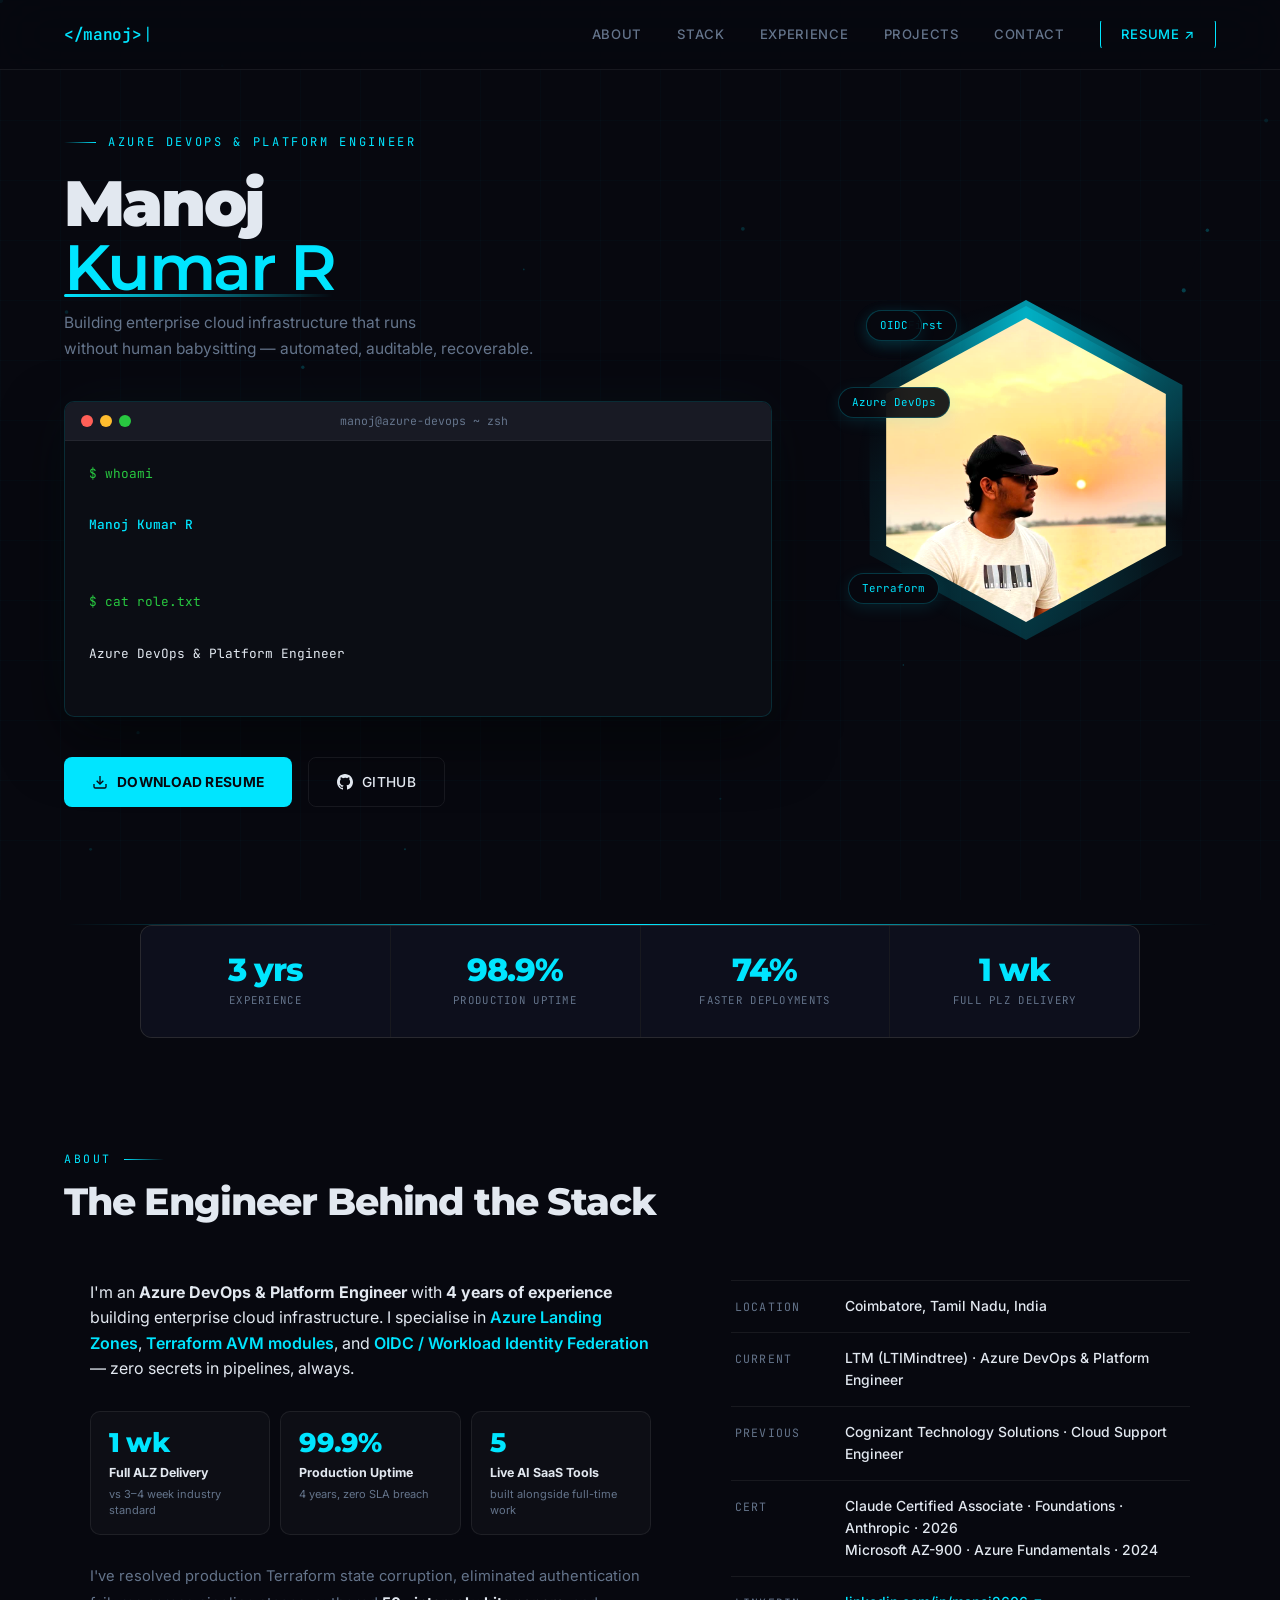
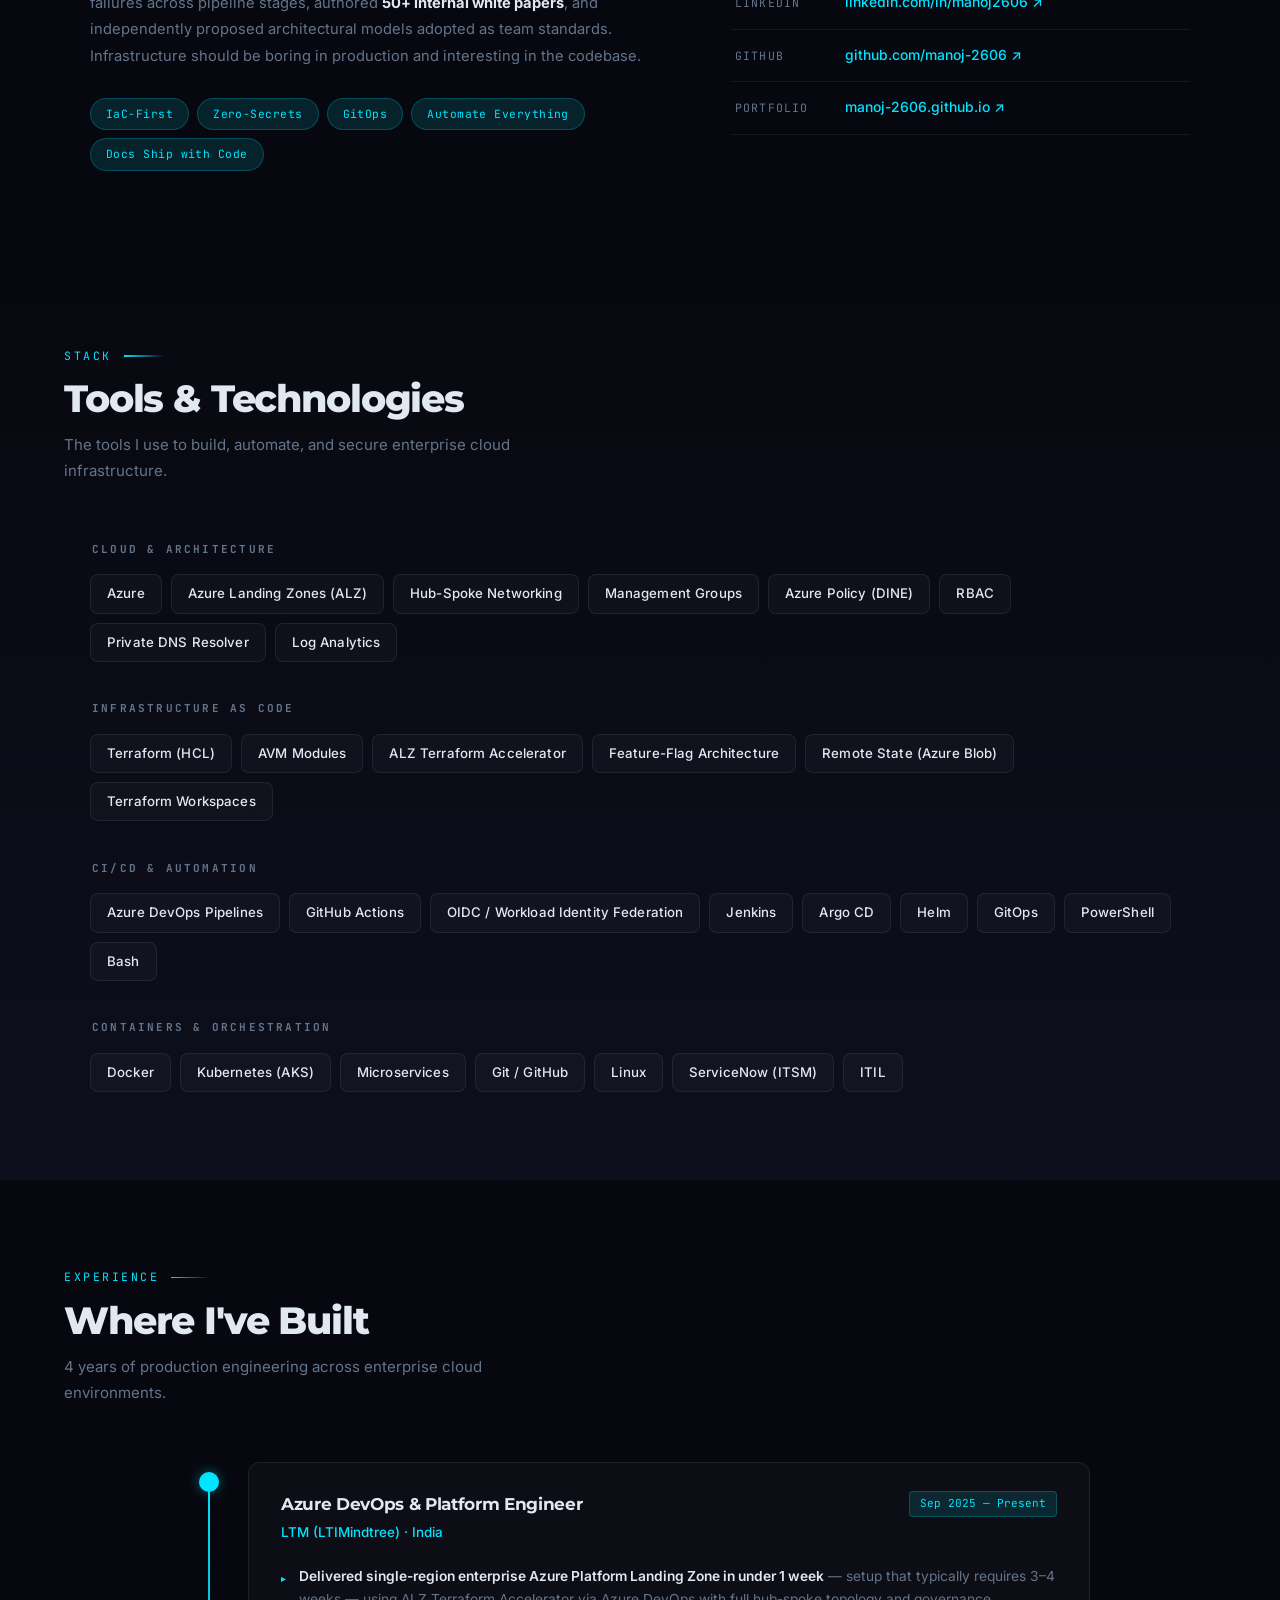
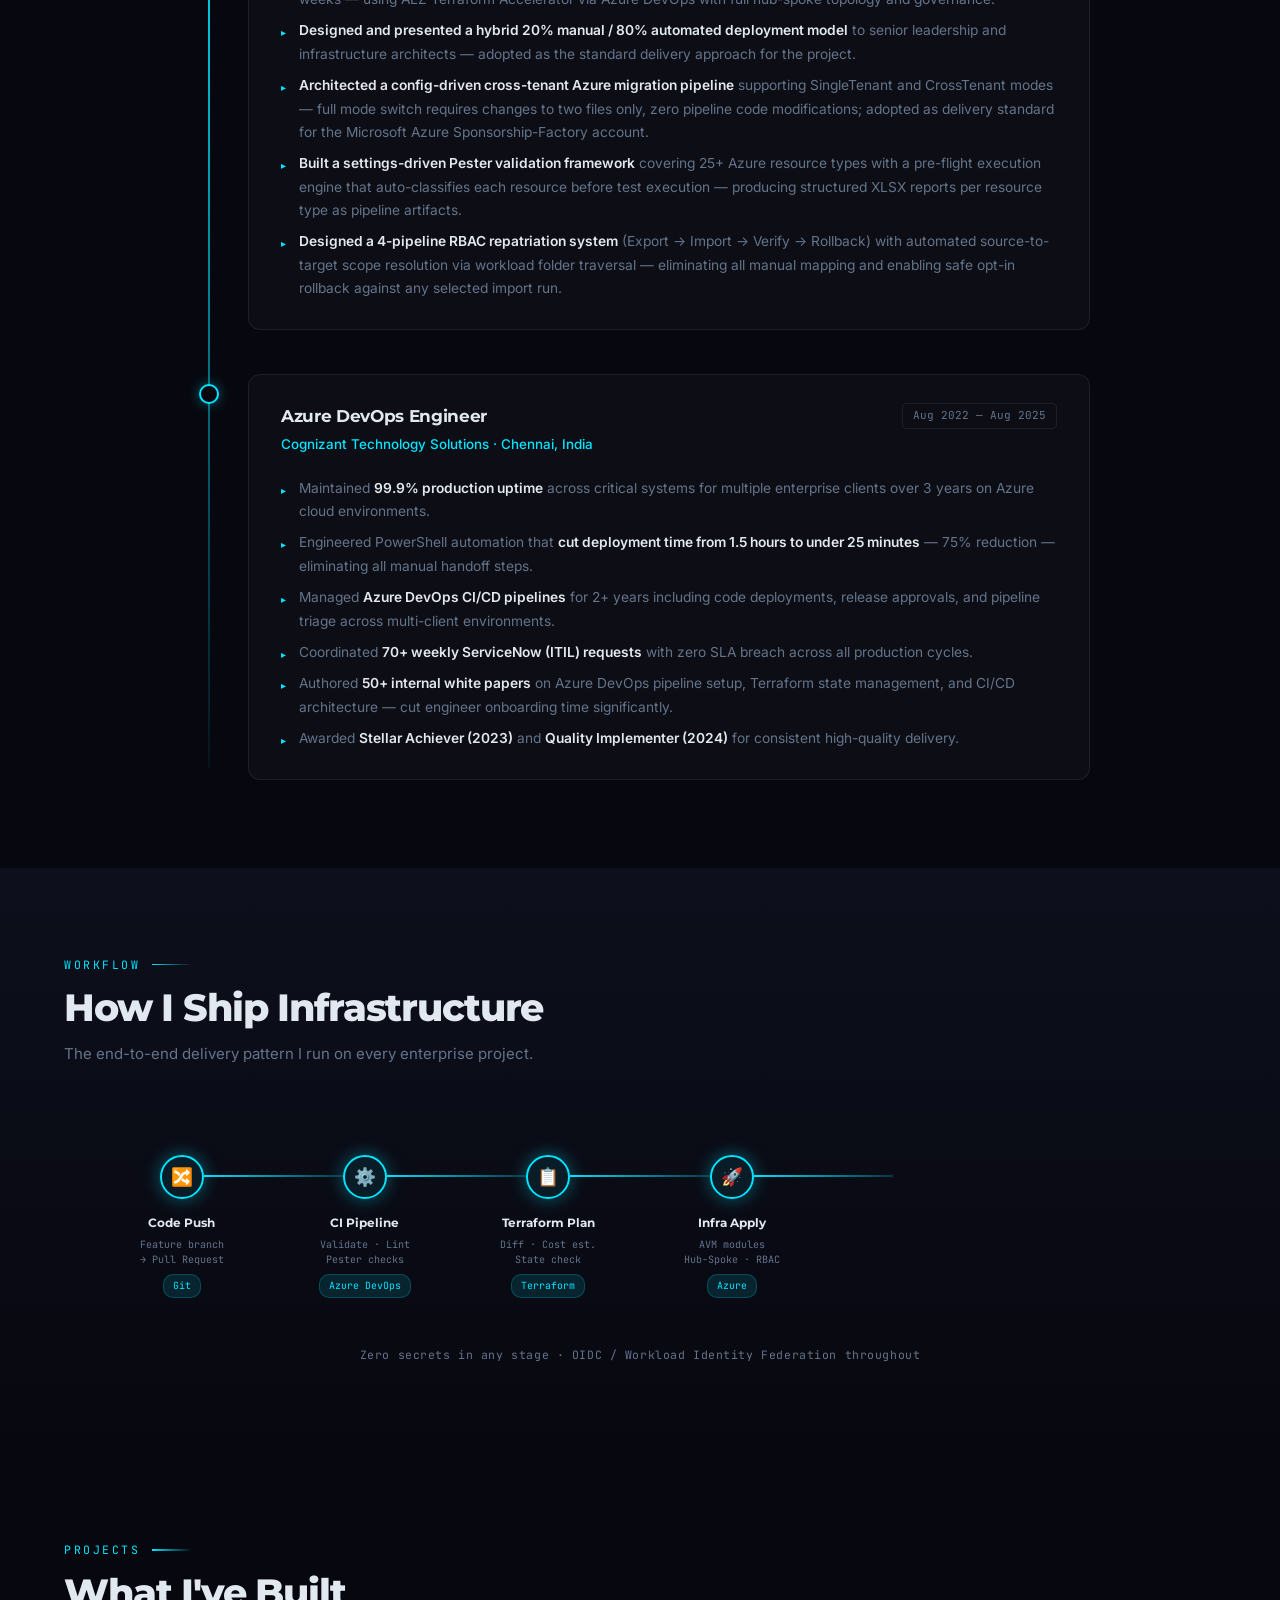
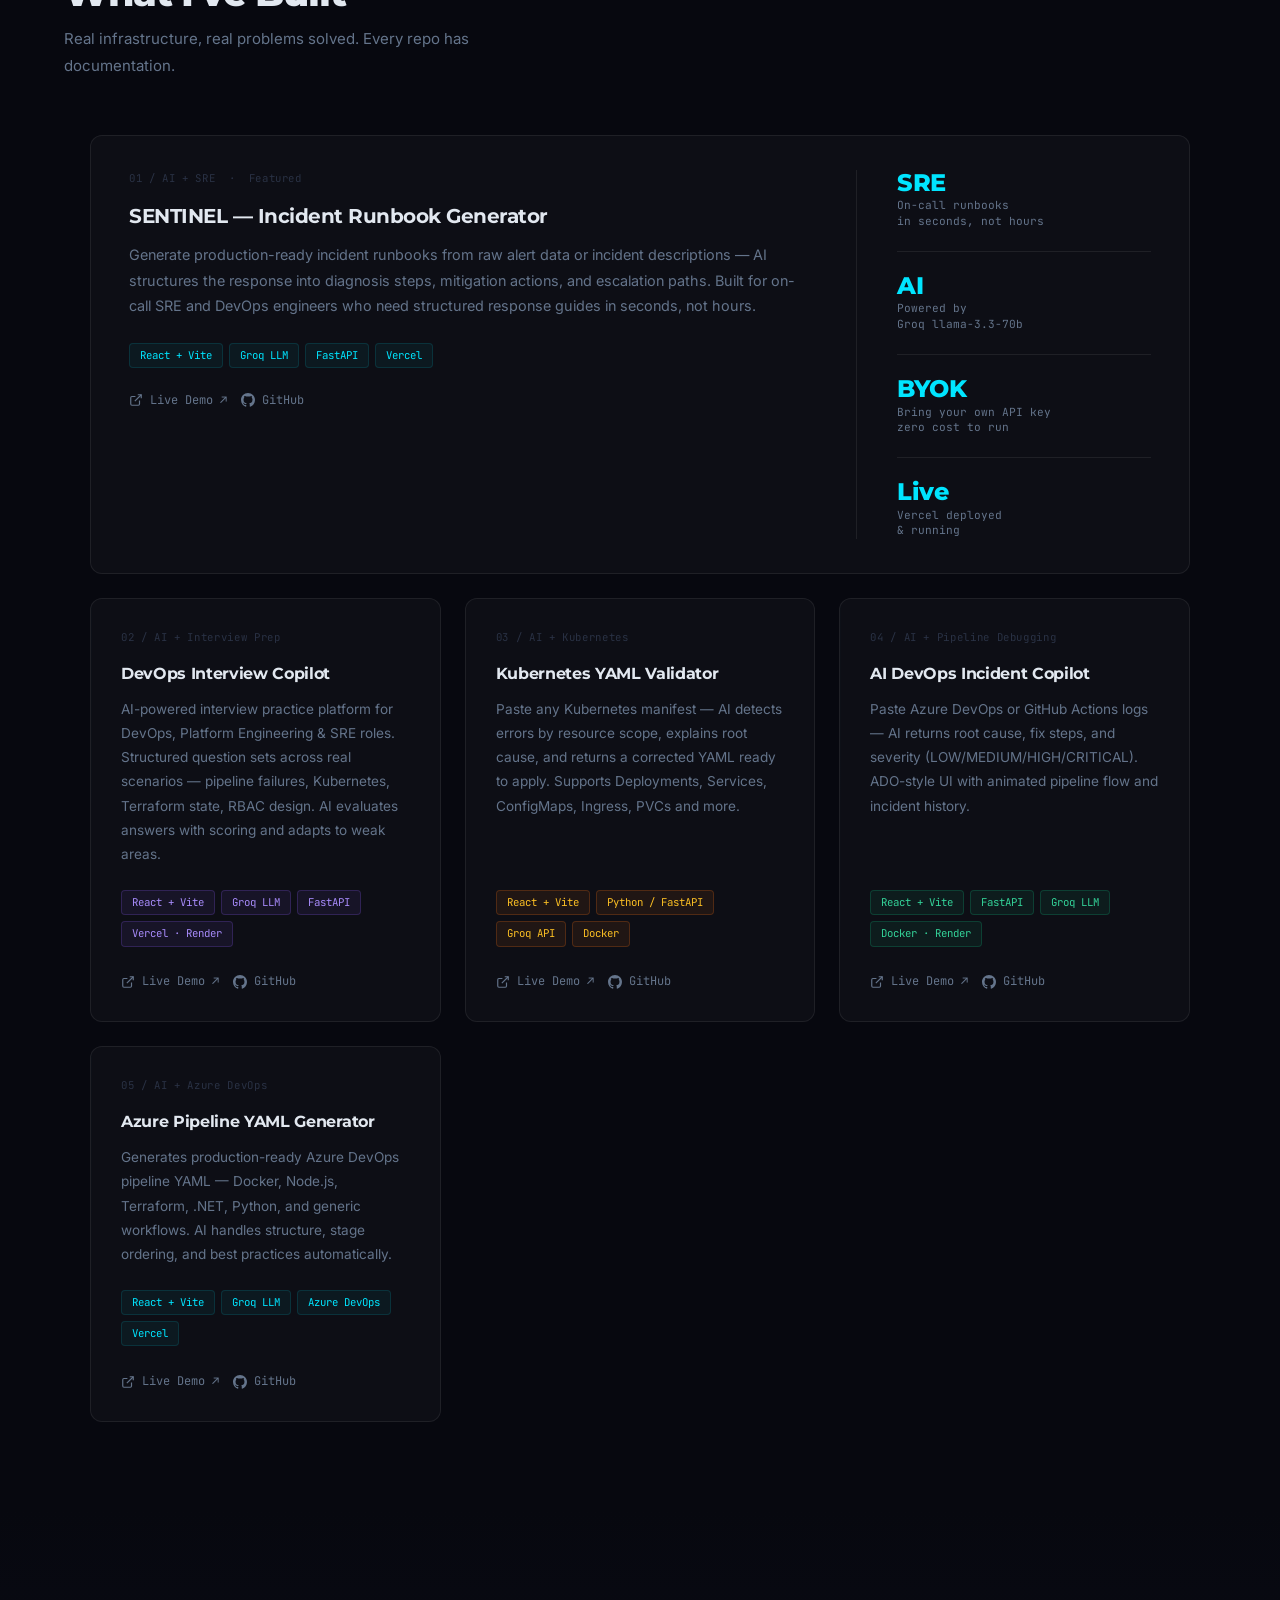
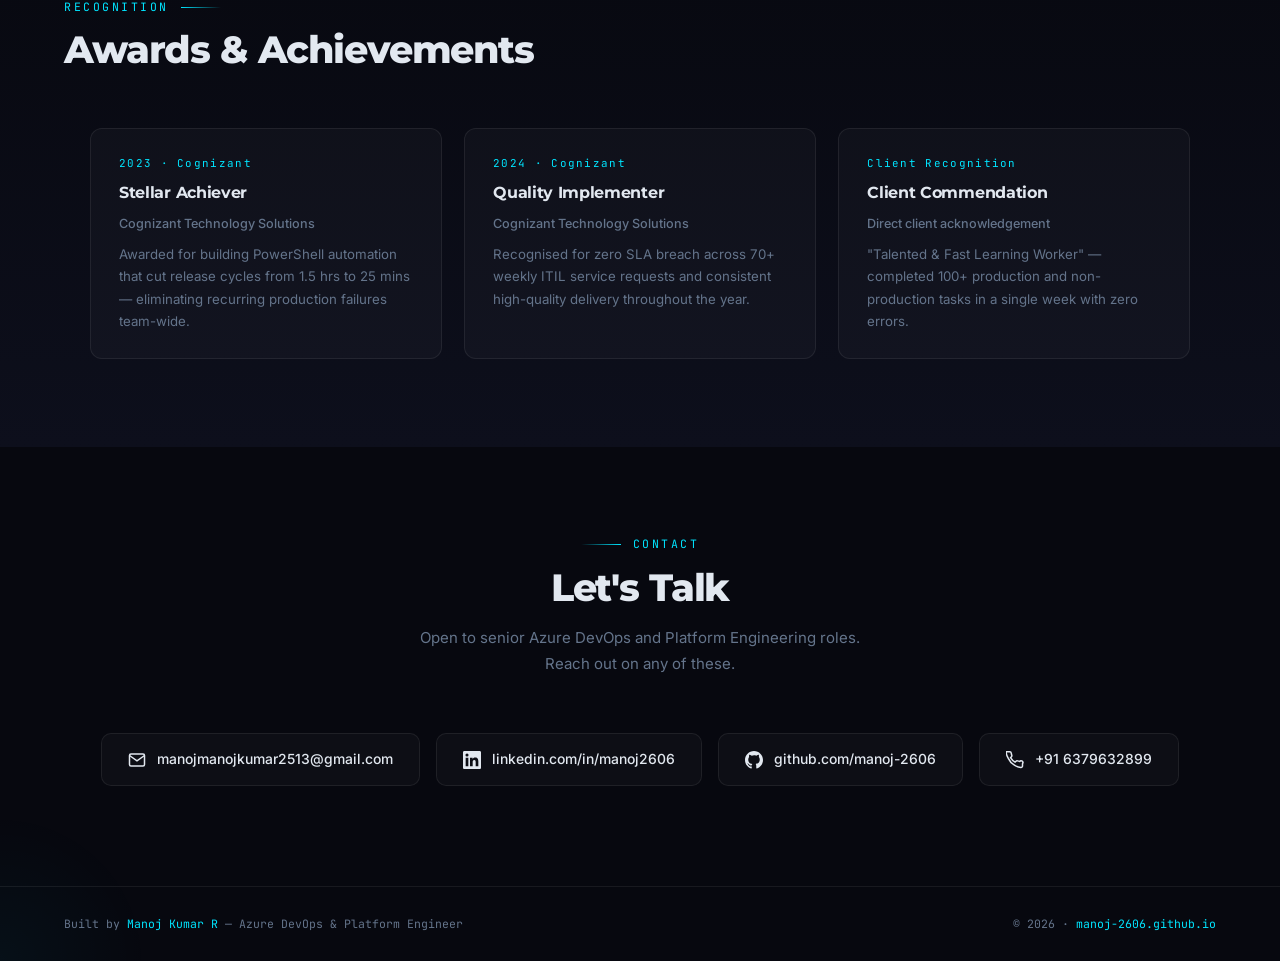
<file: index.html>
<!DOCTYPE html>
<html lang="en">

<head>
  <meta charset="UTF-8">
  <meta name="viewport" content="width=device-width, initial-scale=1.0">
  <meta name="description"
    content="Manoj Kumar R — Azure DevOps & Platform Engineer. Enterprise Azure Landing Zones, Terraform, OIDC.">
  <meta property="og:title" content="Manoj Kumar R — Azure DevOps & Platform Engineer">
  <meta property="og:description"
    content="Building enterprise cloud infrastructure with Azure, Terraform, and zero-secrets pipelines.">
  <meta property="og:image" content="assets/images/og-image.jpg">
  <link rel="icon"
    href="data:image/svg+xml,<svg xmlns='http://www.w3.org/2000/svg' viewBox='0 0 100 100'><text y='.9em' font-size='90'>⚡</text></svg>">
  <title>Manoj Kumar R — Azure DevOps &amp; Platform Engineer</title>
  <link rel="stylesheet" href="assets/css/style.css">
</head>

<body>

  <!-- Particle canvas -->
  <canvas id="particle-canvas"></canvas>

  <!-- ══ NAVBAR ══════════════════════════════════════════════ -->
  <nav>
    <a href="#hero" class="nav-logo">&lt;/manoj&gt;</a>
    <ul class="nav-links">
      <li><a href="#about">About</a></li>
      <li><a href="#stack">Stack</a></li>
      <li><a href="#experience">Experience</a></li>
      <li><a href="#projects">Projects</a></li>
      <li><a href="#contact">Contact</a></li>
      <li><a href="resume/manoj_resume.pdf" target="_blank" class="nav-cta">Resume ↗</a></li>
    </ul>
  </nav>

  <!-- ══ HERO ════════════════════════════════════════════════ -->
  <section id="hero">
    <div class="hero-grid">

      <div class="hero-left">
        <p class="hero-eyebrow">Azure DevOps &amp; Platform Engineer</p>
        <h1 class="hero-name">
          <span class="white">Manoj</span><br>
          <span class="accent">Kumar R</span>
        </h1>
        <p class="hero-role">
          Building enterprise cloud infrastructure that runs<br>
          without human babysitting — automated, auditable, recoverable.
        </p>

        <div class="terminal">
          <div class="terminal-bar">
            <span class="t-dot red"></span>
            <span class="t-dot yellow"></span>
            <span class="t-dot green"></span>
            <span class="terminal-title">manoj@azure-devops ~ zsh</span>
          </div>
          <div class="terminal-body" id="tb"></div>
        </div>

        <div class="hero-ctas">
          <a href="resume/manoj_resume.pdf" download class="btn-primary">
            <svg width="16" height="16" fill="none" stroke="currentColor" stroke-width="2" viewBox="0 0 24 24">
              <path d="M21 15v4a2 2 0 01-2 2H5a2 2 0 01-2-2v-4" />
              <polyline points="7 10 12 15 17 10" />
              <line x1="12" y1="15" x2="12" y2="3" />
            </svg>
            Download Resume
          </a>
          <a href="https://github.com/manoj-2606" target="_blank" class="btn-ghost">
            <svg width="16" height="16" fill="currentColor" viewBox="0 0 24 24">
              <path
                d="M12 0C5.374 0 0 5.373 0 12c0 5.302 3.438 9.8 8.207 11.387.599.111.793-.261.793-.577v-2.234c-3.338.726-4.033-1.416-4.033-1.416-.546-1.387-1.333-1.756-1.333-1.756-1.089-.745.083-.729.083-.729 1.205.084 1.839 1.237 1.839 1.237 1.07 1.834 2.807 1.304 3.492.997.107-.775.418-1.305.762-1.604-2.665-.305-5.467-1.334-5.467-5.931 0-1.311.469-2.381 1.236-3.221-.124-.303-.535-1.524.117-3.176 0 0 1.008-.322 3.301 1.23A11.509 11.509 0 0112 5.803c1.02.005 2.047.138 3.006.404 2.291-1.552 3.297-1.23 3.297-1.23.653 1.653.242 2.874.118 3.176.77.84 1.235 1.911 1.235 3.221 0 4.609-2.807 5.624-5.479 5.921.43.372.823 1.102.823 2.222v3.293c0 .319.192.694.801.576C20.566 21.797 24 17.3 24 12c0-6.627-5.373-12-12-12z" />
            </svg>
            GitHub
          </a>
        </div>
      </div>

      <div class="hero-photo-wrap">
        <div class="hex-outer">
          <div class="hex-glow"></div>
          <div class="hex-spin"></div>
          <div class="hex-spin-inner"></div>
          <img src="assets/images/profile.jpg" alt="Manoj Kumar R" class="hex-img">
          <span class="float-tag">Terraform</span>
          <span class="float-tag">Azure DevOps</span>
          <span class="float-tag">IaC-First</span>
          <span class="float-tag">OIDC</span>
        </div>
      </div>

    </div>
  </section>

  <!-- ══ STATS ════════════════════════════════════════════════ -->
  <div id="stats">
    <div class="stats-strip">
      <div class="stat-item">
        <div class="stat-num counter" data-target="4" data-suffix=" yrs">0</div>
        <div class="stat-label">Experience</div>
      </div>
      <div class="stat-item">
        <div class="stat-num counter" data-target="99" data-suffix=".9%">0</div>
        <div class="stat-label">Production Uptime</div>
      </div>
      <div class="stat-item">
        <div class="stat-num counter" data-target="75" data-suffix="%">0</div>
        <div class="stat-label">Faster Deployments</div>
      </div>
      <div class="stat-item">
        <div class="stat-num">1 wk</div>
        <div class="stat-label">Full PLZ Delivery</div>
      </div>
    </div>
  </div>

  <!-- ══ ABOUT ════════════════════════════════════════════════ -->
  <section id="about">
    <div class="section-header reveal">
      <p class="section-eyebrow">About</p>
      <h2 class="section-title">The Engineer Behind the Stack</h2>
    </div>

    <div class="about-grid">
      <div class="reveal reveal-d1">
        <p>I'm an <strong>Azure DevOps &amp; Platform Engineer</strong> with <strong>4 years of experience</strong>
          building enterprise cloud infrastructure. I specialise in <span class="accent">Azure Landing Zones</span>,
          <span class="accent">Terraform AVM modules</span>, and <span class="accent">OIDC / Workload Identity
            Federation</span> — zero secrets in pipelines, always.
        </p>

        <div class="impact-grid">
          <div class="impact-card">
            <span class="impact-num">1 wk</span>
            <span class="impact-label">Full ALZ Delivery</span>
            <span class="impact-sub">vs 3–4 week industry standard</span>
          </div>
          <div class="impact-card">
            <span class="impact-num">99.9%</span>
            <span class="impact-label">Production Uptime</span>
            <span class="impact-sub">4 years, zero SLA breach</span>
          </div>
          <div class="impact-card">
            <span class="impact-num">5</span>
            <span class="impact-label">Live AI SaaS Tools</span>
            <span class="impact-sub">built alongside full-time work</span>
          </div>
        </div>

        <p style="font-size:0.92rem;color:var(--text-muted);line-height:1.8;">I've resolved production Terraform state
          corruption, eliminated authentication failures across pipeline stages, authored <strong
            style="color:var(--text)">50+ internal white papers</strong>, and independently proposed architectural
          models adopted as team standards. Infrastructure should be boring in production and interesting in the
          codebase.</p>

        <div class="about-badges">
          <span class="badge">IaC-First</span>
          <span class="badge">Zero-Secrets</span>
          <span class="badge">GitOps</span>
          <span class="badge">Automate Everything</span>
          <span class="badge">Docs Ship with Code</span>
        </div>
      </div>

      <div class="reveal reveal-d2">
        <div class="info-table">
          <div class="info-row"><span class="info-key">Location</span><span class="info-val">Coimbatore, Tamil Nadu,
              India</span></div>
          <div class="info-row"><span class="info-key">Current</span><span class="info-val">LTM (LTIMindtree) · Azure
              DevOps &amp; Platform Engineer</span></div>
          <div class="info-row"><span class="info-key">Previous</span><span class="info-val">Cognizant Technology
              Solutions · Cloud Support Engineer</span></div>
          <div class="info-row"><span class="info-key">Cert</span><span class="info-val">Claude Certified Associate ·
              Foundations · Anthropic · 2026<br>Microsoft AZ-900 · Azure Fundamentals · 2024</span></div>
          <div class="info-row"><span class="info-key">LinkedIn</span><span class="info-val"><a
                href="https://linkedin.com/in/manoj2606" target="_blank">linkedin.com/in/manoj2606 ↗</a></span></div>
          <div class="info-row"><span class="info-key">GitHub</span><span class="info-val"><a
                href="https://github.com/manoj-2606" target="_blank">github.com/manoj-2606 ↗</a></span></div>
          <div class="info-row"><span class="info-key">Portfolio</span><span class="info-val"><a
                href="https://manoj-2606.github.io" target="_blank">manoj-2606.github.io ↗</a></span></div>
        </div>
      </div>
    </div>
  </section>

  <!-- ══ TECH STACK ═══════════════════════════════════════════ -->
  <section id="stack">
    <div class="section-header reveal">
      <p class="section-eyebrow">Stack</p>
      <h2 class="section-title">Tools &amp; Technologies</h2>
      <p class="section-sub">The tools I use to build, automate, and secure enterprise cloud infrastructure.</p>
    </div>

    <div class="stack-wrap">
      <div class="stack-group reveal reveal-d1">
        <h4>Cloud &amp; Architecture</h4>
        <div class="tag-row">
          <span class="s-tag">Azure</span><span class="s-tag">Azure Landing Zones (ALZ)</span><span
            class="s-tag">Hub-Spoke Networking</span><span class="s-tag">Management Groups</span><span
            class="s-tag">Azure Policy (DINE)</span><span class="s-tag">RBAC</span><span class="s-tag">Private DNS
            Resolver</span><span class="s-tag">Log Analytics</span>
        </div>
      </div>
      <div class="stack-group reveal reveal-d2">
        <h4>Infrastructure as Code</h4>
        <div class="tag-row">
          <span class="s-tag">Terraform (HCL)</span><span class="s-tag">AVM Modules</span><span class="s-tag">ALZ
            Terraform Accelerator</span><span class="s-tag">Feature-Flag Architecture</span><span class="s-tag">Remote
            State (Azure Blob)</span><span class="s-tag">Terraform Workspaces</span>
        </div>
      </div>
      <div class="stack-group reveal reveal-d3">
        <h4>CI/CD &amp; Automation</h4>
        <div class="tag-row">
          <span class="s-tag">Azure DevOps Pipelines</span><span class="s-tag">GitHub Actions</span><span
            class="s-tag">OIDC / Workload Identity Federation</span><span class="s-tag">Jenkins</span><span
            class="s-tag">Argo CD</span><span class="s-tag">Helm</span><span class="s-tag">GitOps</span><span
            class="s-tag">PowerShell</span><span class="s-tag">Bash</span>
        </div>
      </div>
      <div class="stack-group reveal reveal-d4">
        <h4>Containers &amp; Orchestration</h4>
        <div class="tag-row">
          <span class="s-tag">Docker</span><span class="s-tag">Kubernetes (AKS)</span><span
            class="s-tag">Microservices</span><span class="s-tag">Git / GitHub</span><span
            class="s-tag">Linux</span><span class="s-tag">ServiceNow (ITSM)</span><span class="s-tag">ITIL</span>
        </div>
      </div>
    </div>
  </section>

  <!-- ══ EXPERIENCE ═══════════════════════════════════════════ -->
  <section id="experience">
    <div class="section-header reveal">
      <p class="section-eyebrow">Experience</p>
      <h2 class="section-title">Where I've Built</h2>
      <p class="section-sub">4 years of production engineering across enterprise cloud environments.</p>
    </div>

    <div class="timeline-wrap">
      <div class="tl-item reveal reveal-d1">
        <div class="tl-dot active"></div>
        <div class="tl-card">
          <div class="tl-top">
            <span class="tl-role">Azure DevOps &amp; Platform Engineer</span>
            <span class="tl-badge current">Sep 2025 — Present</span>
          </div>
          <p class="tl-company">LTM (LTIMindtree) · India</p>
          <ul class="tl-list">
            <li><strong>Delivered single-region enterprise Azure Platform Landing Zone in under 1 week</strong> — setup
              that typically requires 3–4 weeks — using ALZ Terraform Accelerator via Azure DevOps with full hub-spoke
              topology and governance.</li>
            <li><strong>Designed and presented a hybrid 20% manual / 80% automated deployment model</strong> to senior
              leadership and infrastructure architects — adopted as the standard delivery approach for the project.</li>
            <li><strong>Architected a config-driven cross-tenant Azure migration pipeline</strong> supporting
              SingleTenant and CrossTenant modes — full mode switch requires changes to two files only, zero pipeline
              code modifications; adopted as delivery standard for the Microsoft Azure Sponsorship-Factory account.</li>
            <li><strong>Built a settings-driven Pester validation framework</strong> covering 25+ Azure resource types
              with a pre-flight execution engine that auto-classifies each resource before test execution — producing
              structured XLSX reports per resource type as pipeline artifacts.</li>
            <li><strong>Designed a 4-pipeline RBAC repatriation system</strong> (Export → Import → Verify → Rollback)
              with automated source-to-target scope resolution via workload folder traversal — eliminating all manual
              mapping and enabling safe opt-in rollback against any selected import run.</li>
          </ul>
        </div>
      </div>

      <div class="tl-item reveal reveal-d2">
        <div class="tl-dot"></div>
        <div class="tl-card">
          <div class="tl-top">
            <span class="tl-role">Azure DevOps Engineer</span>
            <span class="tl-badge">Aug 2022 — Aug 2025</span>
          </div>
          <p class="tl-company">Cognizant Technology Solutions · Chennai, India</p>
          <ul class="tl-list">
            <li>Maintained <strong>99.9% production uptime</strong> across critical systems for multiple enterprise
              clients over 3 years on Azure cloud environments.</li>
            <li>Engineered PowerShell automation that <strong>cut deployment time from 1.5 hours to under 25
                minutes</strong> — 75% reduction — eliminating all manual handoff steps.</li>
            <li>Managed <strong>Azure DevOps CI/CD pipelines</strong> for 2+ years including code deployments, release
              approvals, and pipeline triage across multi-client environments.</li>
            <li>Coordinated <strong>70+ weekly ServiceNow (ITIL) requests</strong> with zero SLA breach across all
              production cycles.</li>
            <li>Authored <strong>50+ internal white papers</strong> on Azure DevOps pipeline setup, Terraform state
              management, and CI/CD architecture — cut engineer onboarding time significantly.</li>
            <li>Awarded <strong>Stellar Achiever (2023)</strong> and <strong>Quality Implementer (2024)</strong> for
              consistent high-quality delivery.</li>
          </ul>
        </div>
      </div>
    </div>
  </section>

  <!-- ══ PIPELINE FLOW ════════════════════════════════════════ -->
  <section id="pipeline">
    <div class="section-header reveal">
      <p class="section-eyebrow">Workflow</p>
      <h2 class="section-title">How I Ship Infrastructure</h2>
      <p class="section-sub">The end-to-end delivery pattern I run on every enterprise project.</p>
    </div>

    <div class="pipeline-wrap">
      <div class="pipeline-track">

        <div class="pipe-node">
          <div class="pipe-dot">🔀</div>
          <div class="pipe-label">
            <span class="pipe-tool">Code Push</span>
            <span class="pipe-desc">Feature branch<br>→ Pull Request</span>
            <span class="pipe-badge">Git</span>
          </div>
        </div>

        <div class="pipe-node">
          <div class="pipe-dot">⚙️</div>
          <div class="pipe-label">
            <span class="pipe-tool">CI Pipeline</span>
            <span class="pipe-desc">Validate · Lint<br>Pester checks</span>
            <span class="pipe-badge">Azure DevOps</span>
          </div>
        </div>

        <div class="pipe-node">
          <div class="pipe-dot">📋</div>
          <div class="pipe-label">
            <span class="pipe-tool">Terraform Plan</span>
            <span class="pipe-desc">Diff · Cost est.<br>State check</span>
            <span class="pipe-badge">Terraform</span>
          </div>
        </div>

        <div class="pipe-node">
          <div class="pipe-dot">🚀</div>
          <div class="pipe-label">
            <span class="pipe-tool">Infra Apply</span>
            <span class="pipe-desc">AVM modules<br>Hub-Spoke · RBAC</span>
            <span class="pipe-badge">Azure</span>
          </div>
        </div>

        <div class="pipe-node">
          <div class="pipe-dot">🐳</div>
          <div class="pipe-label">
            <span class="pipe-tool">Container Deploy</span>
            <span class="pipe-desc">Docker build<br>AKS rollout</span>
            <span class="pipe-badge">Kubernetes</span>
          </div>
        </div>

        <div class="pipe-node">
          <div class="pipe-dot">📊</div>
          <div class="pipe-label">
            <span class="pipe-tool">Monitor</span>
            <span class="pipe-desc">Alerts · Dashboards<br>Log Analytics</span>
            <span class="pipe-badge">Azure Monitor</span>
          </div>
        </div>

      </div>
      <p class="pipeline-note reveal">Zero secrets in any stage · OIDC / Workload Identity Federation throughout</p>
    </div>
  </section>

  <!-- ══ PROJECTS ═════════════════════════════════════════════ -->
  <section id="projects">
    <div class="section-header reveal">
      <p class="section-eyebrow">Projects</p>
      <h2 class="section-title">What I've Built</h2>
      <p class="section-sub">Real infrastructure, real problems solved. Every repo has documentation.</p>
    </div>

    <div class="projects-grid">

      <!-- P1: SENTINEL — FEATURED -->
      <div class="proj-card featured reveal reveal-d1">
        <div class="proj-left">
          <p class="proj-idx">01 / AI + SRE &nbsp;&middot;&nbsp; Featured</p>
          <h3 class="proj-name">SENTINEL — Incident Runbook Generator</h3>
          <p class="proj-desc">Generate production-ready incident runbooks from raw alert data or incident descriptions
            — AI structures the response into diagnosis steps, mitigation actions, and escalation paths. Built for
            on-call SRE and DevOps engineers who need structured response guides in seconds, not hours.</p>
          <div class="proj-tags" style="margin-bottom:1.4rem">
            <span class="p-tag">React + Vite</span><span class="p-tag">Groq LLM</span><span
              class="p-tag">FastAPI</span><span class="p-tag">Vercel</span>
          </div>
          <div style="display:flex;gap:14px;flex-wrap:wrap;">
            <a href="https://sentinel-ai-beta-smoky.vercel.app" target="_blank" class="proj-link"><svg width="14"
                height="14" fill="none" stroke="currentColor" stroke-width="2" viewBox="0 0 24 24">
                <path d="M18 13v6a2 2 0 01-2 2H5a2 2 0 01-2-2V8a2 2 0 012-2h6" />
                <polyline points="15 3 21 3 21 9" />
                <line x1="10" y1="14" x2="21" y2="3" />
              </svg> Live Demo ↗</a>
            <a href="https://github.com/manoj-2606/Sentinel-Runbook-Generator" target="_blank" class="proj-link"><svg
                width="14" height="14" fill="currentColor" viewBox="0 0 24 24">
                <path
                  d="M12 0C5.374 0 0 5.373 0 12c0 5.302 3.438 9.8 8.207 11.387.599.111.793-.261.793-.577v-2.234c-3.338.726-4.033-1.416-4.033-1.416-.546-1.387-1.333-1.756-1.333-1.756-1.089-.745.083-.729.083-.729 1.205.084 1.839 1.237 1.839 1.237 1.07 1.834 2.807 1.304 3.492.997.107-.775.418-1.305.762-1.604-2.665-.305-5.467-1.334-5.467-5.931 0-1.311.469-2.381 1.236-3.221-.124-.303-.535-1.524.117-3.176 0 0 1.008-.322 3.301 1.23A11.509 11.509 0 0112 5.803c1.02.005 2.047.138 3.006.404 2.291-1.552 3.297-1.23 3.297-1.23.653 1.653.242 2.874.118 3.176.77.84 1.235 1.911 1.235 3.221 0 4.609-2.807 5.624-5.479 5.921.43.372.823 1.102.823 2.222v3.293c0 .319.192.694.801.576C20.566 21.797 24 17.3 24 12c0-6.627-5.373-12-12-12z" />
              </svg> GitHub</a>
          </div>
        </div>
        <div class="proj-right">
          <div class="proj-stat">
            <span class="proj-stat-num">SRE</span>
            <span class="proj-stat-label">On-call runbooks<br>in seconds, not hours</span>
          </div>
          <div class="proj-divider"></div>
          <div class="proj-stat">
            <span class="proj-stat-num">AI</span>
            <span class="proj-stat-label">Powered by<br>Groq llama-3.3-70b</span>
          </div>
          <div class="proj-divider"></div>
          <div class="proj-stat">
            <span class="proj-stat-num">BYOK</span>
            <span class="proj-stat-label">Bring your own API key<br>zero cost to run</span>
          </div>
          <div class="proj-divider"></div>
          <div class="proj-stat">
            <span class="proj-stat-num">Live</span>
            <span class="proj-stat-label">Vercel deployed<br>&amp; running</span>
          </div>
        </div>
      </div>

      <!-- P2: DevOps Interview Copilot — violet -->
      <div class="proj-card reveal reveal-d1" data-accent="violet">
        <p class="proj-idx">02 / AI + Interview Prep</p>
        <h3 class="proj-name">DevOps Interview Copilot</h3>
        <p class="proj-desc">AI-powered interview practice platform for DevOps, Platform Engineering &amp; SRE roles.
          Structured question sets across real scenarios — pipeline failures, Kubernetes, Terraform state, RBAC design.
          AI evaluates answers with scoring and adapts to weak areas.</p>
        <div class="proj-tags">
          <span class="p-tag p-tag-violet">React + Vite</span><span class="p-tag p-tag-violet">Groq LLM</span><span
            class="p-tag p-tag-violet">FastAPI</span><span class="p-tag p-tag-violet">Vercel · Render</span>
        </div>
        <div style="display:flex;gap:14px;flex-wrap:wrap;">
          <a href="https://devops-interview-copilot.vercel.app" target="_blank" class="proj-link"><svg width="14"
              height="14" fill="none" stroke="currentColor" stroke-width="2" viewBox="0 0 24 24">
              <path d="M18 13v6a2 2 0 01-2 2H5a2 2 0 01-2-2V8a2 2 0 012-2h6" />
              <polyline points="15 3 21 3 21 9" />
              <line x1="10" y1="14" x2="21" y2="3" />
            </svg> Live Demo ↗</a>
          <a href="https://github.com/manoj-2606/DevOps-Interview-Copilot" target="_blank" class="proj-link"><svg
              width="14" height="14" fill="currentColor" viewBox="0 0 24 24">
              <path
                d="M12 0C5.374 0 0 5.373 0 12c0 5.302 3.438 9.8 8.207 11.387.599.111.793-.261.793-.577v-2.234c-3.338.726-4.033-1.416-4.033-1.416-.546-1.387-1.333-1.756-1.333-1.756-1.089-.745.083-.729.083-.729 1.205.084 1.839 1.237 1.839 1.237 1.07 1.834 2.807 1.304 3.492.997.107-.775.418-1.305.762-1.604-2.665-.305-5.467-1.334-5.467-5.931 0-1.311.469-2.381 1.236-3.221-.124-.303-.535-1.524.117-3.176 0 0 1.008-.322 3.301 1.23A11.509 11.509 0 0112 5.803c1.02.005 2.047.138 3.006.404 2.291-1.552 3.297-1.23 3.297-1.23.653 1.653.242 2.874.118 3.176.77.84 1.235 1.911 1.235 3.221 0 4.609-2.807 5.624-5.479 5.921.43.372.823 1.102.823 2.222v3.293c0 .319.192.694.801.576C20.566 21.797 24 17.3 24 12c0-6.627-5.373-12-12-12z" />
            </svg> GitHub</a>
        </div>
      </div>

      <!-- P3: Kubernetes YAML Validator — amber -->
      <div class="proj-card reveal reveal-d2" data-accent="amber">
        <p class="proj-idx">03 / AI + Kubernetes</p>
        <h3 class="proj-name">Kubernetes YAML Validator</h3>
        <p class="proj-desc">Paste any Kubernetes manifest — AI detects errors by resource scope, explains root cause,
          and returns a corrected YAML ready to apply. Supports Deployments, Services, ConfigMaps, Ingress, PVCs and
          more.</p>
        <div class="proj-tags">
          <span class="p-tag p-tag-amber">React + Vite</span><span class="p-tag p-tag-amber">Python /
            FastAPI</span><span class="p-tag p-tag-amber">Groq API</span><span class="p-tag p-tag-amber">Docker</span>
        </div>
        <div style="display:flex;gap:14px;flex-wrap:wrap;">
          <a href="https://kubernetes-yaml-validator.vercel.app" target="_blank" class="proj-link"><svg width="14"
              height="14" fill="none" stroke="currentColor" stroke-width="2" viewBox="0 0 24 24">
              <path d="M18 13v6a2 2 0 01-2 2H5a2 2 0 01-2-2V8a2 2 0 012-2h6" />
              <polyline points="15 3 21 3 21 9" />
              <line x1="10" y1="14" x2="21" y2="3" />
            </svg> Live Demo ↗</a>
          <a href="https://github.com/manoj-2606/Kubernetes-YAML-Validator" target="_blank" class="proj-link"><svg
              width="14" height="14" fill="currentColor" viewBox="0 0 24 24">
              <path
                d="M12 0C5.374 0 0 5.373 0 12c0 5.302 3.438 9.8 8.207 11.387.599.111.793-.261.793-.577v-2.234c-3.338.726-4.033-1.416-4.033-1.416-.546-1.387-1.333-1.756-1.333-1.756-1.089-.745.083-.729.083-.729 1.205.084 1.839 1.237 1.839 1.237 1.07 1.834 2.807 1.304 3.492.997.107-.775.418-1.305.762-1.604-2.665-.305-5.467-1.334-5.467-5.931 0-1.311.469-2.381 1.236-3.221-.124-.303-.535-1.524.117-3.176 0 0 1.008-.322 3.301 1.23A11.509 11.509 0 0112 5.803c1.02.005 2.047.138 3.006.404 2.291-1.552 3.297-1.23 3.297-1.23.653 1.653.242 2.874.118 3.176.77.84 1.235 1.911 1.235 3.221 0 4.609-2.807 5.624-5.479 5.921.43.372.823 1.102.823 2.222v3.293c0 .319.192.694.801.576C20.566 21.797 24 17.3 24 12c0-6.627-5.373-12-12-12z" />
            </svg> GitHub</a>
        </div>
      </div>

      <!-- P4: AI DevOps Incident Copilot — emerald -->
      <div class="proj-card reveal reveal-d3" data-accent="emerald">
        <p class="proj-idx">04 / AI + Pipeline Debugging</p>
        <h3 class="proj-name">AI DevOps Incident Copilot</h3>
        <p class="proj-desc">Paste Azure DevOps or GitHub Actions logs — AI returns root cause, fix steps, and severity
          (LOW/MEDIUM/HIGH/CRITICAL). ADO-style UI with animated pipeline flow and incident history.</p>
        <div class="proj-tags">
          <span class="p-tag p-tag-emerald">React + Vite</span><span class="p-tag p-tag-emerald">FastAPI</span><span
            class="p-tag p-tag-emerald">Groq LLM</span><span class="p-tag p-tag-emerald">Docker · Render</span>
        </div>
        <div style="display:flex;gap:14px;flex-wrap:wrap;">
          <a href="https://ai-dev-ops-incident-copilot.vercel.app" target="_blank" class="proj-link"><svg width="14"
              height="14" fill="none" stroke="currentColor" stroke-width="2" viewBox="0 0 24 24">
              <path d="M18 13v6a2 2 0 01-2 2H5a2 2 0 01-2-2V8a2 2 0 012-2h6" />
              <polyline points="15 3 21 3 21 9" />
              <line x1="10" y1="14" x2="21" y2="3" />
            </svg> Live Demo ↗</a>
          <a href="https://github.com/manoj-2606/AI-DevOps-Incident-Copilot" target="_blank" class="proj-link"><svg
              width="14" height="14" fill="currentColor" viewBox="0 0 24 24">
              <path
                d="M12 0C5.374 0 0 5.373 0 12c0 5.302 3.438 9.8 8.207 11.387.599.111.793-.261.793-.577v-2.234c-3.338.726-4.033-1.416-4.033-1.416-.546-1.387-1.333-1.756-1.333-1.756-1.089-.745.083-.729.083-.729 1.205.084 1.839 1.237 1.839 1.237 1.07 1.834 2.807 1.304 3.492.997.107-.775.418-1.305.762-1.604-2.665-.305-5.467-1.334-5.467-5.931 0-1.311.469-2.381 1.236-3.221-.124-.303-.535-1.524.117-3.176 0 0 1.008-.322 3.301 1.23A11.509 11.509 0 0112 5.803c1.02.005 2.047.138 3.006.404 2.291-1.552 3.297-1.23 3.297-1.23.653 1.653.242 2.874.118 3.176.77.84 1.235 1.911 1.235 3.221 0 4.609-2.807 5.624-5.479 5.921.43.372.823 1.102.823 2.222v3.293c0 .319.192.694.801.576C20.566 21.797 24 17.3 24 12c0-6.627-5.373-12-12-12z" />
            </svg> GitHub</a>
        </div>
      </div>

      <!-- P5: Azure Pipeline YAML Generator — default cyan -->
      <div class="proj-card reveal reveal-d4">
        <p class="proj-idx">05 / AI + Azure DevOps</p>
        <h3 class="proj-name">Azure Pipeline YAML Generator</h3>
        <p class="proj-desc">Generates production-ready Azure DevOps pipeline YAML — Docker, Node.js, Terraform, .NET,
          Python, and generic workflows. AI handles structure, stage ordering, and best practices automatically.</p>
        <div class="proj-tags">
          <span class="p-tag">React + Vite</span><span class="p-tag">Groq LLM</span><span class="p-tag">Azure
            DevOps</span><span class="p-tag">Vercel</span>
        </div>
        <div style="display:flex;gap:14px;flex-wrap:wrap;">
          <a href="https://azure-pipeline-yaml-generator.vercel.app" target="_blank" class="proj-link"><svg width="14"
              height="14" fill="none" stroke="currentColor" stroke-width="2" viewBox="0 0 24 24">
              <path d="M18 13v6a2 2 0 01-2 2H5a2 2 0 01-2-2V8a2 2 0 012-2h6" />
              <polyline points="15 3 21 3 21 9" />
              <line x1="10" y1="14" x2="21" y2="3" />
            </svg> Live Demo ↗</a>
          <a href="https://github.com/manoj-2606/Azure-Pipeline-YAML-Generator" target="_blank" class="proj-link"><svg
              width="14" height="14" fill="currentColor" viewBox="0 0 24 24">
              <path
                d="M12 0C5.374 0 0 5.373 0 12c0 5.302 3.438 9.8 8.207 11.387.599.111.793-.261.793-.577v-2.234c-3.338.726-4.033-1.416-4.033-1.416-.546-1.387-1.333-1.756-1.333-1.756-1.089-.745.083-.729.083-.729 1.205.084 1.839 1.237 1.839 1.237 1.07 1.834 2.807 1.304 3.492.997.107-.775.418-1.305.762-1.604-2.665-.305-5.467-1.334-5.467-5.931 0-1.311.469-2.381 1.236-3.221-.124-.303-.535-1.524.117-3.176 0 0 1.008-.322 3.301 1.23A11.509 11.509 0 0112 5.803c1.02.005 2.047.138 3.006.404 2.291-1.552 3.297-1.23 3.297-1.23.653 1.653.242 2.874.118 3.176.77.84 1.235 1.911 1.235 3.221 0 4.609-2.807 5.624-5.479 5.921.43.372.823 1.102.823 2.222v3.293c0 .319.192.694.801.576C20.566 21.797 24 17.3 24 12c0-6.627-5.373-12-12-12z" />
            </svg> GitHub</a>
        </div>
      </div>

    </div>
    </div>
  </section>

  <!-- ══ AWARDS ═══════════════════════════════════════════════ -->
  <section id="awards">
    <div class="section-header reveal">
      <p class="section-eyebrow">Recognition</p>
      <h2 class="section-title">Awards &amp; Achievements</h2>
    </div>
    <div class="awards-grid">
      <div class="award-card reveal reveal-d1">
        <p class="award-yr">2023 · Cognizant</p>
        <h3 class="award-title">Stellar Achiever</h3>
        <p class="award-by">Cognizant Technology Solutions</p>
        <p class="award-desc">Awarded for building PowerShell automation that cut release cycles from 1.5 hrs to 25 mins
          — eliminating recurring production failures team-wide.</p>
      </div>
      <div class="award-card reveal reveal-d2">
        <p class="award-yr">2024 · Cognizant</p>
        <h3 class="award-title">Quality Implementer</h3>
        <p class="award-by">Cognizant Technology Solutions</p>
        <p class="award-desc">Recognised for zero SLA breach across 70+ weekly ITIL service requests and consistent
          high-quality delivery throughout the year.</p>
      </div>
      <div class="award-card reveal reveal-d3">
        <p class="award-yr">Client Recognition</p>
        <h3 class="award-title">Client Commendation</h3>
        <p class="award-by">Direct client acknowledgement</p>
        <p class="award-desc">"Talented &amp; Fast Learning Worker" — completed 100+ production and non-production tasks
          in a single week with zero errors.</p>
      </div>
    </div>
  </section>

  <!-- ══ CONTACT ═══════════════════════════════════════════════ -->
  <section id="contact">
    <div class="section-header">
      <p class="section-eyebrow reveal">Contact</p>
      <h2 class="section-title reveal reveal-d1">Let's Talk</h2>
      <p class="section-sub reveal reveal-d2">Open to senior Azure DevOps and Platform Engineering roles.<br>Reach out
        on any of these.</p>
    </div>
    <div class="contact-row reveal reveal-d3">
      <a href="https://mail.google.com/mail/?view=cm&fs=1&to=manojmanojkumar2513@gmail.com" target="_blank"
        class="c-link">
        <svg fill="none" stroke="currentColor" stroke-width="2" viewBox="0 0 24 24">
          <path d="M4 4h16c1.1 0 2 .9 2 2v12c0 1.1-.9 2-2 2H4c-1.1 0-2-.9-2-2V6c0-1.1.9-2 2-2z" />
          <polyline points="22,6 12,13 2,6" />
        </svg>
        manojmanojkumar2513@gmail.com
      </a>
      <a href="https://linkedin.com/in/manoj2606" target="_blank" class="c-link">
        <svg fill="currentColor" viewBox="0 0 24 24">
          <path
            d="M20.447 20.452h-3.554v-5.569c0-1.328-.027-3.037-1.852-3.037-1.853 0-2.136 1.445-2.136 2.939v5.667H9.351V9h3.414v1.561h.046c.477-.9 1.637-1.85 3.37-1.85 3.601 0 4.267 2.37 4.267 5.455v6.286zM5.337 7.433a2.062 2.062 0 01-2.063-2.065 2.064 2.064 0 112.063 2.065zm1.782 13.019H3.555V9h3.564v11.452zM22.225 0H1.771C.792 0 0 .774 0 1.729v20.542C0 23.227.792 24 1.771 24h20.451C23.2 24 24 23.227 24 22.271V1.729C24 .774 23.2 0 22.222 0h.003z" />
        </svg>
        linkedin.com/in/manoj2606
      </a>
      <a href="https://github.com/manoj-2606" target="_blank" class="c-link">
        <svg fill="currentColor" viewBox="0 0 24 24">
          <path
            d="M12 0C5.374 0 0 5.373 0 12c0 5.302 3.438 9.8 8.207 11.387.599.111.793-.261.793-.577v-2.234c-3.338.726-4.033-1.416-4.033-1.416-.546-1.387-1.333-1.756-1.333-1.756-1.089-.745.083-.729.083-.729 1.205.084 1.839 1.237 1.839 1.237 1.07 1.834 2.807 1.304 3.492.997.107-.775.418-1.305.762-1.604-2.665-.305-5.467-1.334-5.467-5.931 0-1.311.469-2.381 1.236-3.221-.124-.303-.535-1.524.117-3.176 0 0 1.008-.322 3.301 1.23A11.509 11.509 0 0112 5.803c1.02.005 2.047.138 3.006.404 2.291-1.552 3.297-1.23 3.297-1.23.653 1.653.242 2.874.118 3.176.77.84 1.235 1.911 1.235 3.221 0 4.609-2.807 5.624-5.479 5.921.43.372.823 1.102.823 2.222v3.293c0 .319.192.694.801.576C20.566 21.797 24 17.3 24 12c0-6.627-5.373-12-12-12z" />
        </svg>
        github.com/manoj-2606
      </a>
      <a href="tel:+916379632899" class="c-link">
        <svg fill="none" stroke="currentColor" stroke-width="2" viewBox="0 0 24 24">
          <path
            d="M22 16.92v3a2 2 0 01-2.18 2 19.79 19.79 0 01-8.63-3.07A19.5 19.5 0 013.07 9.81a19.79 19.79 0 01-3.07-8.67A2 2 0 012 1h3a2 2 0 012 1.72c.127.96.361 1.903.7 2.81a2 2 0 01-.45 2.11L6.09 8.91a16 16 0 006 6l1.27-1.27a2 2 0 012.11-.45c.907.339 1.85.573 2.81.7A2 2 0 0122 16.92z" />
        </svg>
        +91 6379632899
      </a>
    </div>
  </section>

  <!-- ══ FOOTER ════════════════════════════════════════════════ -->
  <footer>
    <p>Built by <span>Manoj Kumar R</span> — Azure DevOps &amp; Platform Engineer</p>
    <p>© 2026 · <span>manoj-2606.github.io</span></p>
  </footer>

  <script src="assets/js/main.js"></script>
</body>

</html>
</file>
<file: assets/css/style.css>
@import url('https://fonts.googleapis.com/css2?family=Montserrat:wght@400;500;600;700;800;900&family=Inter:wght@300;400;500;600&family=JetBrains+Mono:wght@300;400;500;600&display=swap');

:root {
    --bg: #07080f;
    --bg-2: #0d0f1c;
    --bg-3: #12142a;
    --cyan: #00e5ff;
    --cyan-glow: rgba(0, 229, 255, 0.12);
    --cyan-border: rgba(0, 229, 255, 0.22);
    --text: #e2e8f0;
    --text-muted: #64748b;
    --text-dim: #2a3245;
    --card: rgba(255, 255, 255, 0.028);
    --card-hover: rgba(255, 255, 255, 0.055);
    --border: rgba(255, 255, 255, 0.07);
    --font-display: 'Montserrat', sans-serif;
    --font-body: 'Inter', sans-serif;
    --font-mono: 'JetBrains Mono', monospace;
    --radius: 12px;
    --ease: cubic-bezier(0.4, 0, 0.2, 1);
    --spring: cubic-bezier(0.34, 1.56, 0.64, 1);
}

*,
*::before,
*::after {
    box-sizing: border-box;
    margin: 0;
    padding: 0
}

html {
    scroll-behavior: smooth;
    scroll-padding-top: 76px
}

body {
    background: var(--bg);
    color: var(--text);
    font-family: var(--font-body);
    font-size: 16px;
    line-height: 1.6;
    overflow-x: hidden
}

::-webkit-scrollbar {
    width: 3px
}

::-webkit-scrollbar-track {
    background: var(--bg)
}

::-webkit-scrollbar-thumb {
    background: var(--cyan);
    border-radius: 2px
}

::selection {
    background: var(--cyan);
    color: var(--bg)
}

/* PARTICLE CANVAS */
#particle-canvas {
    position: fixed;
    inset: 0;
    z-index: 0;
    pointer-events: none;
    opacity: 0.5
}

/* GRID */
body::before {
    content: '';
    position: fixed;
    inset: 0;
    background-image: linear-gradient(rgba(0, 229, 255, 0.018) 1px, transparent 1px), linear-gradient(90deg, rgba(0, 229, 255, 0.018) 1px, transparent 1px);
    background-size: 60px 60px;
    pointer-events: none;
    z-index: 0
}

/* NAV */
nav {
    position: fixed;
    top: 0;
    left: 0;
    right: 0;
    z-index: 200;
    height: 70px;
    padding: 0 5%;
    display: flex;
    align-items: center;
    justify-content: space-between;
    background: rgba(7, 8, 15, 0.85);
    backdrop-filter: blur(28px);
    -webkit-backdrop-filter: blur(28px);
    border-bottom: 1px solid var(--border)
}

.nav-logo {
    font-family: var(--font-mono);
    font-size: 1rem;
    color: var(--cyan);
    text-decoration: none;
    font-weight: 600;
    letter-spacing: -0.02em;
    flex-shrink: 0
}

.nav-logo::after {
    content: '|';
    animation: blink 1.1s step-end infinite;
    color: var(--cyan);
    margin-left: 2px;
    font-weight: 300
}

.nav-links {
    display: flex;
    align-items: center;
    gap: 2.2rem;
    list-style: none;
    overflow-x: auto;
    -webkit-overflow-scrolling: touch;
    scrollbar-width: none;
    -ms-overflow-style: none;
    flex-shrink: 1;
    padding-bottom: 2px
}

.nav-links::-webkit-scrollbar {
    display: none
}

.nav-links li {
    flex-shrink: 0
}

.nav-links a {
    color: var(--text-muted);
    text-decoration: none;
    font-size: 0.82rem;
    font-weight: 500;
    letter-spacing: 0.05em;
    text-transform: uppercase;
    transition: color 0.25s var(--ease);
    position: relative;
    white-space: nowrap
}

.nav-links a::after {
    content: '';
    position: absolute;
    bottom: -5px;
    left: 0;
    width: 0;
    height: 1.5px;
    background: var(--cyan);
    transition: width 0.3s var(--ease)
}

.nav-links a:hover,
.nav-links a.active {
    color: var(--cyan)
}

.nav-links a:hover::after,
.nav-links a.active::after {
    width: 100%
}

.nav-cta {
    padding: 8px 20px !important;
    border: 1.5px solid var(--cyan) !important;
    border-radius: 6px;
    color: var(--cyan) !important;
    transition: all 0.25s var(--ease) !important
}

.nav-cta:hover {
    background: var(--cyan) !important;
    color: var(--bg) !important;
    box-shadow: 0 0 24px rgba(0, 229, 255, 0.35) !important
}

.nav-cta::after {
    display: none !important
}

/* HERO */
#hero {
    min-height: 100vh;
    display: flex;
    align-items: center;
    padding: 100px 5% 60px;
    position: relative;
    overflow: hidden;
    z-index: 1
}

.hero-grid {
    display: grid;
    grid-template-columns: 1fr 380px;
    gap: 4rem;
    align-items: center;
    width: 100%;
    max-width: 1200px;
    margin: 0 auto;
    position: relative;
    z-index: 1
}

.hero-eyebrow {
    font-family: var(--font-mono);
    font-size: 0.75rem;
    color: var(--cyan);
    letter-spacing: 0.22em;
    text-transform: uppercase;
    margin-bottom: 1.2rem;
    display: flex;
    align-items: center;
    gap: 12px;
    opacity: 0;
    animation: fadeUp 0.7s var(--ease) 0.2s forwards
}

.hero-eyebrow::before {
    content: '';
    width: 32px;
    height: 1.5px;
    background: linear-gradient(90deg, transparent, var(--cyan));
    flex-shrink: 0
}

.hero-name {
    font-family: var(--font-display);
    font-size: clamp(2.8rem, 5vw, 4.2rem);
    font-weight: 900;
    line-height: 1.0;
    letter-spacing: -0.04em;
    margin-bottom: 0.7rem;
    opacity: 0;
    animation: fadeUp 0.7s var(--ease) 0.35s forwards
}

.hero-name .accent {
    color: var(--cyan);
    position: relative;
    display: inline-block
}

.hero-name .accent::after {
    content: '';
    position: absolute;
    bottom: 2px;
    left: 0;
    width: 100%;
    height: 3px;
    background: linear-gradient(90deg, var(--cyan), transparent);
    border-radius: 2px;
    animation: slideIn 1s var(--ease) 1.2s both
}

.hero-role {
    font-size: 0.97rem;
    color: var(--text-muted);
    font-weight: 400;
    margin-bottom: 2.5rem;
    line-height: 1.65;
    opacity: 0;
    animation: fadeUp 0.7s var(--ease) 0.5s forwards
}

/* TERMINAL */
.terminal {
    background: #0b0d14;
    border-radius: 10px;
    border: 1px solid rgba(0, 229, 255, 0.14);
    overflow: hidden;
    margin-bottom: 2.5rem;
    box-shadow: 0 24px 60px rgba(0, 0, 0, 0.55), 0 0 60px rgba(0, 229, 255, 0.04);
    opacity: 0;
    animation: fadeUp 0.7s var(--ease) 0.65s forwards;
    position: relative
}

.terminal::after {
    content: '';
    position: absolute;
    left: 0;
    right: 0;
    height: 2px;
    background: linear-gradient(90deg, transparent, rgba(0, 229, 255, 0.15), transparent);
    animation: scan 4s linear infinite;
    pointer-events: none
}

.terminal-bar {
    background: #181a24;
    padding: 10px 16px;
    display: flex;
    align-items: center;
    gap: 7px;
    border-bottom: 1px solid rgba(255, 255, 255, 0.05)
}

.t-dot {
    width: 12px;
    height: 12px;
    border-radius: 50%;
    flex-shrink: 0
}

.t-dot.red {
    background: #ff5f57
}

.t-dot.yellow {
    background: #febc2e
}

.t-dot.green {
    background: #28c840
}

.terminal-title {
    font-family: var(--font-mono);
    font-size: 0.72rem;
    color: var(--text-muted);
    flex: 1;
    text-align: center;
    padding-right: 45px
}

.terminal-body {
    padding: 20px 24px 24px;
    font-family: var(--font-mono);
    font-size: 0.8rem;
    line-height: 2;
    min-height: 230px
}

.t-line {
    display: block
}

.t-prompt {
    color: #28c840
}

.t-key {
    color: var(--cyan);
    font-weight: 500
}

.t-val {
    color: var(--text)
}

.t-dim {
    color: var(--text-muted)
}

.t-check {
    color: #28c840
}

.t-cursor {
    display: inline-block;
    width: 8px;
    height: 1.1em;
    background: var(--cyan);
    vertical-align: text-bottom;
    animation: blink 1s step-end infinite;
    box-shadow: 0 0 8px var(--cyan)
}

/* BUTTONS */
.hero-ctas {
    display: flex;
    gap: 1rem;
    flex-wrap: wrap;
    opacity: 0;
    animation: fadeUp 0.7s var(--ease) 0.8s forwards
}

.btn-primary {
    padding: 13px 28px;
    background: var(--cyan);
    color: var(--bg);
    border: none;
    border-radius: 8px;
    font-family: var(--font-body);
    font-size: 0.86rem;
    font-weight: 700;
    text-decoration: none;
    cursor: pointer;
    transition: all 0.28s var(--spring);
    display: inline-flex;
    align-items: center;
    gap: 9px;
    letter-spacing: 0.02em;
    text-transform: uppercase
}

.btn-primary:hover {
    background: #33ecff;
    box-shadow: 0 8px 36px rgba(0, 229, 255, 0.5);
    transform: translateY(-3px)
}

.btn-ghost {
    padding: 13px 28px;
    background: transparent;
    color: var(--text);
    border: 1.5px solid var(--border);
    border-radius: 8px;
    font-family: var(--font-body);
    font-size: 0.86rem;
    font-weight: 500;
    text-decoration: none;
    cursor: pointer;
    transition: all 0.28s var(--spring);
    display: inline-flex;
    align-items: center;
    gap: 9px;
    text-transform: uppercase;
    letter-spacing: 0.02em
}

.btn-ghost:hover {
    border-color: var(--cyan);
    color: var(--cyan);
    transform: translateY(-3px);
    box-shadow: 0 4px 20px rgba(0, 229, 255, 0.1)
}

/* PHOTO */
.hero-photo-wrap {
    display: flex;
    justify-content: center;
    align-items: center;
    position: relative;
    opacity: 0;
    animation: fadeIn 1s var(--ease) 0.9s forwards
}

.hex-outer {
    position: relative;
    width: 320px;
    height: 320px;
    animation: float 7s ease-in-out infinite
}

.hex-glow {
    position: absolute;
    inset: -25px;
    background: radial-gradient(circle, rgba(0, 229, 255, 0.16) 0%, transparent 65%);
    border-radius: 50%;
    animation: pulse-glow 4.5s ease-in-out infinite
}

.hex-spin {
    position: absolute;
    inset: -10px;
    animation: spin-slow 12s linear infinite
}

.hex-spin::before {
    content: '';
    position: absolute;
    inset: 0;
    clip-path: polygon(50% 0%, 96% 25%, 96% 75%, 50% 100%, 4% 75%, 4% 25%);
    background: conic-gradient(from 0deg, var(--cyan) 0%, transparent 30%, rgba(0, 229, 255, 0.3) 50%, transparent 80%, var(--cyan) 100%);
    opacity: 0.65
}

.hex-spin-inner {
    position: absolute;
    inset: -4px;
    animation: spin-slow 8s linear infinite reverse;
    opacity: 0.3
}

.hex-spin-inner::before {
    content: '';
    position: absolute;
    inset: 0;
    clip-path: polygon(50% 0%, 96% 25%, 96% 75%, 50% 100%, 4% 75%, 4% 25%);
    background: conic-gradient(from 90deg, transparent 60%, var(--cyan) 75%, transparent 90%)
}

/* Photo: moved up — object-position center 6% */
.hex-img {
    position: absolute;
    inset: 8px;
    width: calc(100% - 16px);
    height: calc(100% - 16px);
    object-fit: cover;
    object-position: center 6%;
    clip-path: polygon(50% 0%, 96% 25%, 96% 75%, 50% 100%, 4% 75%, 4% 25%);
    z-index: 1;
    filter: brightness(1.07) saturate(1.15) contrast(1.02)
}

.float-tag {
    position: absolute;
    background: rgba(7, 8, 15, 0.9);
    border: 1px solid var(--cyan-border);
    border-radius: 20px;
    padding: 6px 13px;
    font-family: var(--font-mono);
    font-size: 0.68rem;
    color: var(--cyan);
    white-space: nowrap;
    backdrop-filter: blur(12px);
    z-index: 2;
    box-shadow: 0 4px 16px rgba(0, 229, 255, 0.1)
}

.float-tag:nth-child(3) {
    top: 4%;
    right: -16px;
    animation: float 5.0s ease-in-out infinite 0.0s
}

.float-tag:nth-child(4) {
    top: 44%;
    right: -28px;
    animation: float 5.5s ease-in-out infinite 1.5s
}

.float-tag:nth-child(5) {
    bottom: 8%;
    left: -18px;
    animation: float 4.8s ease-in-out infinite 0.8s
}

.float-tag:nth-child(6) {
    top: 24%;
    left: -28px;
    animation: float 6.0s ease-in-out infinite 2.2s
}

/* STATS */
#stats {
    padding: 24px 5%;
    position: relative;
    z-index: 1
}

.stats-strip {
    display: grid;
    grid-template-columns: repeat(4, 1fr);
    border: 1px solid var(--border);
    border-radius: var(--radius);
    overflow: hidden;
    max-width: 1000px;
    margin: 0 auto;
    background: var(--border);
    gap: 1px
}

.stat-item {
    background: var(--bg-2);
    padding: 28px 20px;
    text-align: center;
    transition: background 0.3s var(--ease);
    position: relative;
    overflow: hidden
}

.stat-item::before {
    content: '';
    position: absolute;
    inset: 0;
    background: linear-gradient(135deg, rgba(0, 229, 255, 0.05), transparent);
    opacity: 0;
    transition: opacity 0.3s
}

.stat-item:hover {
    background: var(--bg-3)
}

.stat-item:hover::before {
    opacity: 1
}

.stat-num {
    font-family: var(--font-display);
    font-size: 2rem;
    font-weight: 800;
    color: var(--cyan);
    line-height: 1;
    margin-bottom: 6px;
    letter-spacing: -0.03em
}

.stat-label {
    font-family: var(--font-mono);
    font-size: 0.67rem;
    color: var(--text-muted);
    text-transform: uppercase;
    letter-spacing: 0.12em
}

/* SECTIONS */
section {
    padding: 88px 5%;
    position: relative;
    z-index: 1
}

.section-header {
    margin-bottom: 3.5rem
}

.section-eyebrow {
    font-family: var(--font-mono);
    font-size: 0.72rem;
    color: var(--cyan);
    text-transform: uppercase;
    letter-spacing: 0.22em;
    margin-bottom: 0.8rem;
    display: flex;
    align-items: center;
    gap: 12px
}

.section-eyebrow::after {
    content: '';
    height: 1.5px;
    width: 40px;
    background: linear-gradient(90deg, var(--cyan), transparent)
}

.section-title {
    font-family: var(--font-display);
    font-size: clamp(1.8rem, 3vw, 2.5rem);
    font-weight: 800;
    color: var(--text);
    letter-spacing: -0.03em;
    margin-bottom: 0.75rem;
    line-height: 1.1
}

.section-sub {
    color: var(--text-muted);
    font-size: 0.94rem;
    max-width: 500px;
    line-height: 1.75
}

/* REVEAL */
.reveal {
    opacity: 0;
    transform: translateY(32px);
    transition: opacity 0.7s var(--ease), transform 0.7s var(--ease)
}

.reveal.visible {
    opacity: 1;
    transform: translateY(0)
}

.reveal-d1 {
    transition-delay: 0.08s
}

.reveal-d2 {
    transition-delay: 0.16s
}

.reveal-d3 {
    transition-delay: 0.24s
}

.reveal-d4 {
    transition-delay: 0.32s
}

/* ABOUT */
.about-grid {
    display: grid;
    grid-template-columns: 1.1fr 0.9fr;
    gap: 5rem;
    align-items: start;
    max-width: 1100px;
    margin: 0 auto
}

.about-text p {
    color: var(--text-muted);
    line-height: 1.9;
    margin-bottom: 1.1rem;
    font-size: 0.94rem
}

.about-text p strong {
    color: var(--text);
    font-weight: 600
}

.accent {
    color: var(--cyan);
    font-weight: 600
}

.about-badges {
    display: flex;
    flex-wrap: wrap;
    gap: 8px;
    margin-top: 1.8rem
}

.badge {
    padding: 6px 15px;
    border-radius: 20px;
    border: 1.5px solid var(--cyan-border);
    background: var(--cyan-glow);
    font-family: var(--font-mono);
    font-size: 0.71rem;
    color: var(--cyan);
    letter-spacing: 0.04em;
    transition: all 0.22s var(--spring);
    cursor: default
}

.badge:hover {
    background: rgba(0, 229, 255, 0.18);
    transform: translateY(-2px)
}

.info-table {
    display: flex;
    flex-direction: column;
    gap: 0
}

.info-row {
    display: flex;
    border-bottom: 1px solid var(--border);
    padding: 15px 4px;
    transition: background 0.2s
}

.info-row:first-child {
    border-top: 1px solid var(--border)
}

.info-row:hover {
    background: rgba(0, 229, 255, 0.03)
}

.info-key {
    font-family: var(--font-mono);
    font-size: 0.72rem;
    color: var(--text-muted);
    width: 110px;
    flex-shrink: 0;
    text-transform: uppercase;
    letter-spacing: 0.1em;
    padding-top: 2px
}

.info-val {
    font-size: 0.87rem;
    color: var(--text);
    font-weight: 500;
    line-height: 1.55
}

.info-val a {
    color: var(--cyan);
    text-decoration: none
}

.info-val a:hover {
    color: #33ecff
}

/* STACK */
#stack {
    background: linear-gradient(180deg, var(--bg) 0%, var(--bg-2) 100%)
}

.stack-wrap {
    max-width: 1100px;
    margin: 0 auto;
    display: flex;
    flex-direction: column;
    gap: 2.4rem
}

.stack-group h4 {
    font-family: var(--font-mono);
    font-size: 0.69rem;
    color: var(--text-muted);
    text-transform: uppercase;
    letter-spacing: 0.2em;
    margin-bottom: 1rem;
    padding-left: 2px
}

.tag-row {
    display: flex;
    flex-wrap: wrap;
    gap: 9px
}

.s-tag {
    padding: 8px 16px;
    background: var(--card);
    border: 1px solid var(--border);
    border-radius: 8px;
    font-size: 0.83rem;
    font-weight: 500;
    color: var(--text);
    transition: all 0.22s var(--spring);
    cursor: default;
    letter-spacing: 0.01em;
    position: relative;
    overflow: hidden
}

.s-tag::before {
    content: '';
    position: absolute;
    inset: 0;
    background: linear-gradient(135deg, var(--cyan-glow), transparent);
    opacity: 0;
    transition: opacity 0.22s
}

.s-tag:hover {
    background: var(--card-hover);
    border-color: var(--cyan);
    color: var(--cyan);
    transform: translateY(-3px);
    box-shadow: 0 6px 24px rgba(0, 229, 255, 0.12)
}

.s-tag:hover::before {
    opacity: 1
}

/* TIMELINE */
.timeline-wrap {
    max-width: 900px;
    margin: 0 auto;
    position: relative;
    padding-left: 0
}

.timeline-wrap::before {
    content: '';
    position: absolute;
    left: 18px;
    top: 12px;
    bottom: 12px;
    width: 1.5px;
    background: linear-gradient(180deg, var(--cyan) 0%, rgba(0, 229, 255, 0.05) 100%)
}

.tl-item {
    position: relative;
    padding-left: 58px;
    margin-bottom: 2.8rem
}

.tl-item:last-child {
    margin-bottom: 0
}

.tl-dot {
    position: absolute;
    left: 9px;
    top: 10px;
    width: 20px;
    height: 20px;
    border-radius: 50%;
    background: var(--bg);
    border: 2px solid var(--cyan);
    box-shadow: 0 0 12px rgba(0, 229, 255, 0.4);
    z-index: 2;
    transition: transform 0.3s var(--spring)
}

.tl-item:hover .tl-dot {
    transform: scale(1.25)
}

.tl-dot.active {
    background: var(--cyan);
    animation: pulse-dot 2.5s ease-in-out infinite
}

.tl-card {
    background: var(--card);
    border: 1px solid var(--border);
    border-radius: var(--radius);
    padding: 28px 32px;
    transition: all 0.35s var(--ease);
    position: relative;
    overflow: hidden
}

.tl-card::before {
    content: '';
    position: absolute;
    left: 0;
    top: 0;
    bottom: 0;
    width: 3px;
    background: var(--cyan);
    opacity: 0;
    transition: opacity 0.3s
}

.tl-card:hover {
    background: var(--card-hover);
    border-color: var(--cyan-border);
    transform: translateX(6px);
    box-shadow: 0 12px 40px rgba(0, 0, 0, 0.35)
}

.tl-card:hover::before {
    opacity: 1
}

.tl-top {
    display: flex;
    justify-content: space-between;
    align-items: flex-start;
    margin-bottom: 4px;
    gap: 1rem
}

.tl-role {
    font-family: var(--font-display);
    font-size: 1.05rem;
    font-weight: 700;
    color: var(--text);
    letter-spacing: -0.02em
}

.tl-badge {
    font-family: var(--font-mono);
    font-size: 0.69rem;
    color: var(--text-muted);
    border: 1px solid var(--border);
    border-radius: 4px;
    padding: 3px 10px;
    white-space: nowrap;
    flex-shrink: 0
}

.tl-badge.current {
    color: var(--cyan);
    border-color: var(--cyan-border);
    background: var(--cyan-glow)
}

.tl-company {
    font-size: 0.84rem;
    color: var(--cyan);
    font-weight: 500;
    margin-bottom: 1.3rem
}

.tl-list {
    list-style: none;
    display: flex;
    flex-direction: column;
    gap: 8px
}

.tl-list li {
    font-size: 0.86rem;
    color: var(--text-muted);
    padding-left: 18px;
    position: relative;
    line-height: 1.7
}

.tl-list li::before {
    content: '▸';
    position: absolute;
    left: 0;
    color: var(--cyan);
    font-size: 0.65rem;
    top: 5px
}

.tl-list li strong {
    color: var(--text);
    font-weight: 600
}

/* PROJECTS */
.projects-grid {
    display: grid;
    grid-template-columns: repeat(3, 1fr);
    gap: 1.5rem;
    max-width: 1100px;
    margin: 0 auto
}

.proj-card {
    background: var(--card);
    border: 1px solid var(--border);
    border-radius: var(--radius);
    padding: 30px;
    transition: all 0.35s var(--ease);
    position: relative;
    overflow: hidden;
    display: flex;
    flex-direction: column
}

.proj-card::before {
    content: '';
    position: absolute;
    top: 0;
    left: 0;
    right: 0;
    height: 2px;
    background: linear-gradient(90deg, transparent, var(--cyan), transparent);
    opacity: 0;
    transition: opacity 0.35s
}

.proj-card::after {
    content: '';
    position: absolute;
    inset: 0;
    background: linear-gradient(135deg, rgba(255, 255, 255, 0) 0%, rgba(0, 229, 255, 0.03) 50%, rgba(255, 255, 255, 0) 100%);
    transform: translateX(-100%);
    transition: transform 0.6s var(--ease)
}

.proj-card:hover {
    background: var(--card-hover);
    border-color: var(--cyan-border);
    transform: translateY(-6px);
    box-shadow: 0 24px 60px rgba(0, 0, 0, 0.45), 0 0 40px rgba(0, 229, 255, 0.06)
}

.proj-card:hover::before {
    opacity: 1
}

.proj-card:hover::after {
    transform: translateX(100%)
}

.proj-idx {
    font-family: var(--font-mono);
    font-size: 0.67rem;
    color: var(--text-dim);
    margin-bottom: 1rem;
    letter-spacing: 0.06em
}

.proj-name {
    font-family: var(--font-display);
    font-size: 1.02rem;
    font-weight: 700;
    color: var(--text);
    margin-bottom: 0.8rem;
    line-height: 1.35;
    letter-spacing: -0.02em
}

.proj-desc {
    font-size: 0.85rem;
    color: var(--text-muted);
    line-height: 1.78;
    margin-bottom: 1.5rem;
    flex: 1
}

.proj-tags {
    display: flex;
    flex-wrap: wrap;
    gap: 6px;
    margin-bottom: 1.6rem
}

.p-tag {
    padding: 3px 10px;
    background: rgba(0, 229, 255, 0.05);
    border: 1px solid rgba(0, 229, 255, 0.12);
    border-radius: 4px;
    font-family: var(--font-mono);
    font-size: 0.67rem;
    color: var(--cyan)
}

.proj-link {
    display: inline-flex;
    align-items: center;
    gap: 7px;
    font-family: var(--font-mono);
    font-size: 0.75rem;
    color: var(--text-muted);
    text-decoration: none;
    transition: color 0.22s;
    margin-top: auto
}

.proj-link:hover {
    color: var(--cyan)
}

/* AWARDS */
#awards {
    background: linear-gradient(180deg, var(--bg) 0%, var(--bg-2) 100%)
}

.awards-grid {
    display: grid;
    grid-template-columns: repeat(3, 1fr);
    gap: 1.4rem;
    max-width: 1100px;
    margin: 0 auto
}

.award-card {
    background: var(--card);
    border: 1px solid var(--border);
    border-radius: var(--radius);
    padding: 26px 28px;
    transition: all 0.32s var(--ease);
    position: relative;
    overflow: hidden
}

.award-card::before {
    content: '';
    position: absolute;
    bottom: 0;
    left: 0;
    right: 0;
    height: 2px;
    background: linear-gradient(90deg, transparent, var(--cyan), transparent);
    transform: scaleX(0);
    transition: transform 0.4s var(--ease)
}

.award-card:hover {
    background: var(--card-hover);
    border-color: var(--cyan-border);
    transform: translateY(-4px);
    box-shadow: 0 16px 48px rgba(0, 0, 0, 0.35)
}

.award-card:hover::before {
    transform: scaleX(1)
}

.award-yr {
    font-family: var(--font-mono);
    font-size: 0.68rem;
    color: var(--cyan);
    letter-spacing: 0.12em;
    margin-bottom: 9px
}

.award-title {
    font-family: var(--font-display);
    font-size: 0.97rem;
    font-weight: 700;
    color: var(--text);
    margin-bottom: 8px;
    letter-spacing: -0.02em
}

.award-by {
    font-size: 0.79rem;
    color: var(--text-muted);
    margin-bottom: 9px;
    font-weight: 500
}

.award-desc {
    font-size: 0.83rem;
    color: var(--text-muted);
    line-height: 1.68
}

/* CONTACT */
#contact {
    text-align: center;
    padding-bottom: 100px
}

#contact .section-eyebrow {
    justify-content: center
}

#contact .section-eyebrow::after {
    display: none
}

#contact .section-eyebrow::before {
    content: '';
    height: 1.5px;
    width: 40px;
    background: linear-gradient(90deg, transparent, var(--cyan))
}

#contact .section-title {
    margin: 0 auto 1rem
}

#contact .section-sub {
    margin: 0 auto 3rem
}

.contact-row {
    display: flex;
    justify-content: center;
    gap: 1rem;
    flex-wrap: wrap
}

.c-link {
    display: inline-flex;
    align-items: center;
    gap: 11px;
    padding: 14px 26px;
    background: var(--card);
    border: 1px solid var(--border);
    border-radius: 10px;
    color: var(--text);
    text-decoration: none;
    font-size: 0.87rem;
    font-weight: 500;
    transition: all 0.28s var(--spring)
}

.c-link:hover {
    background: var(--card-hover);
    border-color: var(--cyan);
    color: var(--cyan);
    transform: translateY(-4px);
    box-shadow: 0 10px 32px rgba(0, 229, 255, 0.12)
}

.c-link svg {
    width: 18px;
    height: 18px;
    flex-shrink: 0
}

/* FOOTER */
footer {
    padding: 28px 5%;
    border-top: 1px solid var(--border);
    display: flex;
    justify-content: space-between;
    align-items: center;
    position: relative;
    z-index: 1
}

footer p {
    font-family: var(--font-mono);
    font-size: 0.72rem;
    color: var(--text-muted)
}

footer span {
    color: var(--cyan)
}

/* KEYFRAMES */
@keyframes blink {

    0%,
    100% {
        opacity: 1
    }

    50% {
        opacity: 0
    }
}

@keyframes float {

    0%,
    100% {
        transform: translateY(0)
    }

    50% {
        transform: translateY(-16px)
    }
}

@keyframes spin-slow {
    from {
        transform: rotate(0deg)
    }

    to {
        transform: rotate(360deg)
    }
}

@keyframes pulse-glow {

    0%,
    100% {
        opacity: 1;
        transform: scale(1)
    }

    50% {
        opacity: 0.4;
        transform: scale(1.15)
    }
}

@keyframes pulse-dot {
    0% {
        box-shadow: 0 0 0 0 rgba(0, 229, 255, 0.6)
    }

    70% {
        box-shadow: 0 0 0 10px rgba(0, 229, 255, 0)
    }

    100% {
        box-shadow: 0 0 0 0 rgba(0, 229, 255, 0)
    }
}

@keyframes fadeUp {
    from {
        opacity: 0;
        transform: translateY(22px)
    }

    to {
        opacity: 1;
        transform: translateY(0)
    }
}

@keyframes fadeIn {
    from {
        opacity: 0
    }

    to {
        opacity: 1
    }
}

@keyframes slideIn {
    from {
        transform: scaleX(0);
        transform-origin: left
    }

    to {
        transform: scaleX(1);
        transform-origin: left
    }
}

@keyframes scan {
    0% {
        top: 0%;
        opacity: 0
    }

    10% {
        opacity: 1
    }

    90% {
        opacity: 1
    }

    100% {
        top: 100%;
        opacity: 0
    }
}

/* RESPONSIVE */
@media(max-width:1024px) {
    .projects-grid {
        grid-template-columns: repeat(2, 1fr)
    }

    .awards-grid {
        grid-template-columns: repeat(2, 1fr)
    }
}

@media(max-width:860px) {
    .hero-grid {
        grid-template-columns: 1fr
    }

    .hero-photo-wrap {
        display: none
    }

    .stats-strip {
        grid-template-columns: repeat(2, 1fr)
    }

    .about-grid {
        grid-template-columns: 1fr;
        gap: 2.5rem
    }
}

@media(max-width:620px) {

    /* Nav — logo stays left, links scroll right */
    nav {
        padding: 0 4%;
        gap: 1rem
    }

    .nav-links {
        gap: 1.4rem
    }

    .nav-links a {
        font-size: 0.78rem
    }

    /* Hero */
    #hero {
        padding: 90px 4% 50px
    }

    .hero-name {
        font-size: 2.4rem
    }

    .hero-ctas {
        flex-direction: column
    }

    .btn-primary,
    .btn-ghost {
        width: 100%;
        justify-content: center
    }

    /* Stats */
    .stats-strip {
        grid-template-columns: repeat(2, 1fr)
    }

    .stat-num {
        font-size: 1.6rem
    }

    /* Sections */
    section {
        padding: 60px 4%
    }

    .section-title {
        font-size: 1.6rem
    }

    /* Projects & Awards */
    .projects-grid {
        grid-template-columns: 1fr
    }

    .awards-grid {
        grid-template-columns: 1fr
    }

    /* Timeline */
    .tl-card {
        padding: 20px 18px
    }

    /* Contact */
    .contact-row {
        flex-direction: column;
        align-items: stretch
    }

    .c-link {
        justify-content: center
    }

    /* Footer */
    footer {
        flex-direction: column;
        gap: 8px;
        text-align: center;
        padding: 20px 4%
    }

    /* Featured card mobile */
    .proj-card.featured {
        grid-column: auto;
        grid-template-columns: 1fr
    }

    .proj-card.featured .proj-right {
        border-left: none;
        padding-left: 0;
        border-top: 1px solid var(--border);
        padding-top: 1.5rem
    }

    /* Impact grid mobile */
    .impact-grid {
        grid-template-columns: 1fr;
        gap: 8px
    }

    /* Pipeline mobile */
    .pipeline-track {
        flex-wrap: wrap;
        gap: 1.5rem
    }

    .pipe-node {
        flex: 0 0 calc(50% - 0.75rem)
    }

    .pipe-node::after {
        display: none
    }
}

/* ══════════════════════════════════════════════
   IMPACT CARDS — About section
══════════════════════════════════════════════ */
.impact-grid {
    display: grid;
    grid-template-columns: repeat(3, 1fr);
    gap: 10px;
    margin: 1.8rem 0
}

.impact-card {
    background: var(--card);
    border: 1px solid var(--border);
    border-radius: 10px;
    padding: 16px 18px;
    position: relative;
    overflow: hidden;
    transition: all 0.3s var(--ease);
}

.impact-card::before {
    content: '';
    position: absolute;
    top: 0;
    left: 0;
    right: 0;
    height: 2px;
    background: var(--cyan);
    transform: scaleX(0);
    transition: transform 0.4s var(--ease);
}

.impact-card:hover {
    background: var(--card-hover);
    border-color: var(--cyan-border);
    transform: translateY(-2px)
}

.impact-card:hover::before {
    transform: scaleX(1)
}

.impact-num {
    display: block;
    font-family: var(--font-display);
    font-size: 1.7rem;
    font-weight: 800;
    color: var(--cyan);
    letter-spacing: -0.03em;
    line-height: 1.1;
}

.impact-label {
    display: block;
    font-size: 0.78rem;
    font-weight: 700;
    color: var(--text);
    margin-top: 5px;
}

.impact-sub {
    display: block;
    font-size: 0.69rem;
    color: var(--text-muted);
    margin-top: 3px;
    line-height: 1.45;
}

/* ══════════════════════════════════════════════
   STATS STRIP — top connector line
══════════════════════════════════════════════ */
#stats {
    position: relative
}

#stats::before {
    content: '';
    display: block;
    height: 1px;
    background: linear-gradient(90deg, transparent, var(--cyan), transparent);
    margin-bottom: 0;
}

/* ══════════════════════════════════════════════
   PIPELINE SECTION
══════════════════════════════════════════════ */
#pipeline {
    background: linear-gradient(180deg, var(--bg-2) 0%, var(--bg) 100%);
    overflow: hidden;
}

.pipeline-wrap {
    max-width: 1100px;
    margin: 0 auto
}

.pipeline-track {
    display: flex;
    align-items: flex-start;
    gap: 0;
    position: relative;
    padding: 2rem 0 1rem;
}

.pipe-node {
    display: flex;
    flex-direction: column;
    align-items: center;
    flex: 1;
    position: relative;
    opacity: 0;
    transform: translateY(12px);
    transition: opacity 0.5s var(--ease), transform 0.5s var(--ease);
}

.pipe-node.lit {
    opacity: 1;
    transform: translateY(0)
}

/* connector line right of each node except last */
.pipe-node:not(:last-child)::after {
    content: '';
    position: absolute;
    top: 20px;
    left: calc(50% + 22px);
    width: calc(100% - 44px);
    height: 1.5px;
    background: var(--border);
    transition: background 0.8s var(--ease);
}

.pipe-node.lit:not(:last-child)::after {
    background: linear-gradient(90deg, var(--cyan), rgba(0, 229, 255, 0.2));
}

.pipe-dot {
    width: 44px;
    height: 44px;
    border-radius: 50%;
    border: 2px solid var(--border);
    background: var(--bg-2);
    display: flex;
    align-items: center;
    justify-content: center;
    position: relative;
    z-index: 1;
    transition: all 0.5s var(--ease);
    font-size: 1.1rem;
}

.pipe-node.lit .pipe-dot {
    border-color: var(--cyan);
    background: rgba(0, 229, 255, 0.08);
    box-shadow: 0 0 18px rgba(0, 229, 255, 0.4);
}

.pipe-label {
    margin-top: 14px;
    text-align: center;
    padding: 0 6px;
}

.pipe-tool {
    display: block;
    font-family: var(--font-display);
    font-size: 0.78rem;
    font-weight: 700;
    color: var(--text-muted);
    margin-bottom: 4px;
    transition: color 0.5s var(--ease);
}

.pipe-node.lit .pipe-tool {
    color: var(--text)
}

.pipe-desc {
    display: block;
    font-family: var(--font-mono);
    font-size: 0.63rem;
    color: var(--text-muted);
    line-height: 1.5;
}

.pipe-badge {
    display: inline-block;
    margin-top: 7px;
    padding: 3px 9px;
    border: 1px solid var(--border);
    border-radius: 10px;
    font-family: var(--font-mono);
    font-size: 0.62rem;
    color: var(--text-muted);
    transition: all 0.5s var(--ease);
}

.pipe-node.lit .pipe-badge {
    border-color: var(--cyan-border);
    color: var(--cyan);
    background: var(--cyan-glow);
}

.pipeline-note {
    text-align: center;
    margin-top: 2rem;
    font-family: var(--font-mono);
    font-size: 0.72rem;
    color: var(--text-muted);
    letter-spacing: 0.05em;
}

/* ══════════════════════════════════════════════
   FEATURED PROJECT CARD (first card, full width)
══════════════════════════════════════════════ */
.proj-card.featured {
    grid-column: 1 / -1;
    display: grid;
    grid-template-columns: 1.4fr 0.6fr;
    gap: 2.5rem;
    padding: 34px 38px;
    align-items: start;
}

.proj-card.featured .proj-left {
    display: flex;
    flex-direction: column
}

.proj-card.featured .proj-right {
    border-left: 1px solid var(--border);
    padding-left: 2.5rem;
    display: flex;
    flex-direction: column;
    gap: 1.2rem;
}

.proj-card.featured .proj-name {
    font-size: 1.22rem;
    letter-spacing: -0.025em
}

.proj-card.featured .proj-desc {
    font-size: 0.9rem;
    line-height: 1.78
}

.proj-stat {
    display: flex;
    flex-direction: column;
    gap: 2px
}

.proj-stat-num {
    font-family: var(--font-display);
    font-size: 1.5rem;
    font-weight: 800;
    color: var(--cyan);
    letter-spacing: -0.02em;
    line-height: 1.1;
}

.proj-stat-label {
    font-size: 0.7rem;
    color: var(--text-muted);
    font-family: var(--font-mono);
    line-height: 1.4;
}

.proj-divider {
    height: 1px;
    background: var(--border);
    margin: 2px 0
}

/* ── Card accent color system ──────────────── */
/* Default (cyan) card already handled by existing ::before */

.proj-card[data-accent="violet"]::before {
    background: linear-gradient(90deg, transparent, #8b5cf6, transparent);
}

.proj-card[data-accent="amber"]::before {
    background: linear-gradient(90deg, transparent, #f59e0b, transparent);
}

.proj-card[data-accent="emerald"]::before {
    background: linear-gradient(90deg, transparent, #10b981, transparent);
}

.proj-card[data-accent="violet"]:hover {
    border-color: rgba(139, 92, 246, 0.35);
    box-shadow: 0 24px 60px rgba(0, 0, 0, 0.45), 0 0 40px rgba(139, 92, 246, 0.07);
}

.proj-card[data-accent="amber"]:hover {
    border-color: rgba(249, 115, 22, 0.35);
    box-shadow: 0 24px 60px rgba(0, 0, 0, 0.45), 0 0 40px rgba(249, 115, 22, 0.07);
}

.proj-card[data-accent="emerald"]:hover {
    border-color: rgba(16, 185, 129, 0.35);
    box-shadow: 0 24px 60px rgba(0, 0, 0, 0.45), 0 0 40px rgba(16, 185, 129, 0.07);
}

.p-tag-violet {
    background: rgba(139, 92, 246, 0.08);
    border-color: rgba(139, 92, 246, 0.22);
    color: #a78bfa
}

.p-tag-amber {
    background: rgba(249, 115, 22, 0.08);
    border-color: rgba(249, 115, 22, 0.22);
    color: #fbbf24
}

.p-tag-emerald {
    background: rgba(16, 185, 129, 0.08);
    border-color: rgba(16, 185, 129, 0.22);
    color: #34d399
}
</file>
